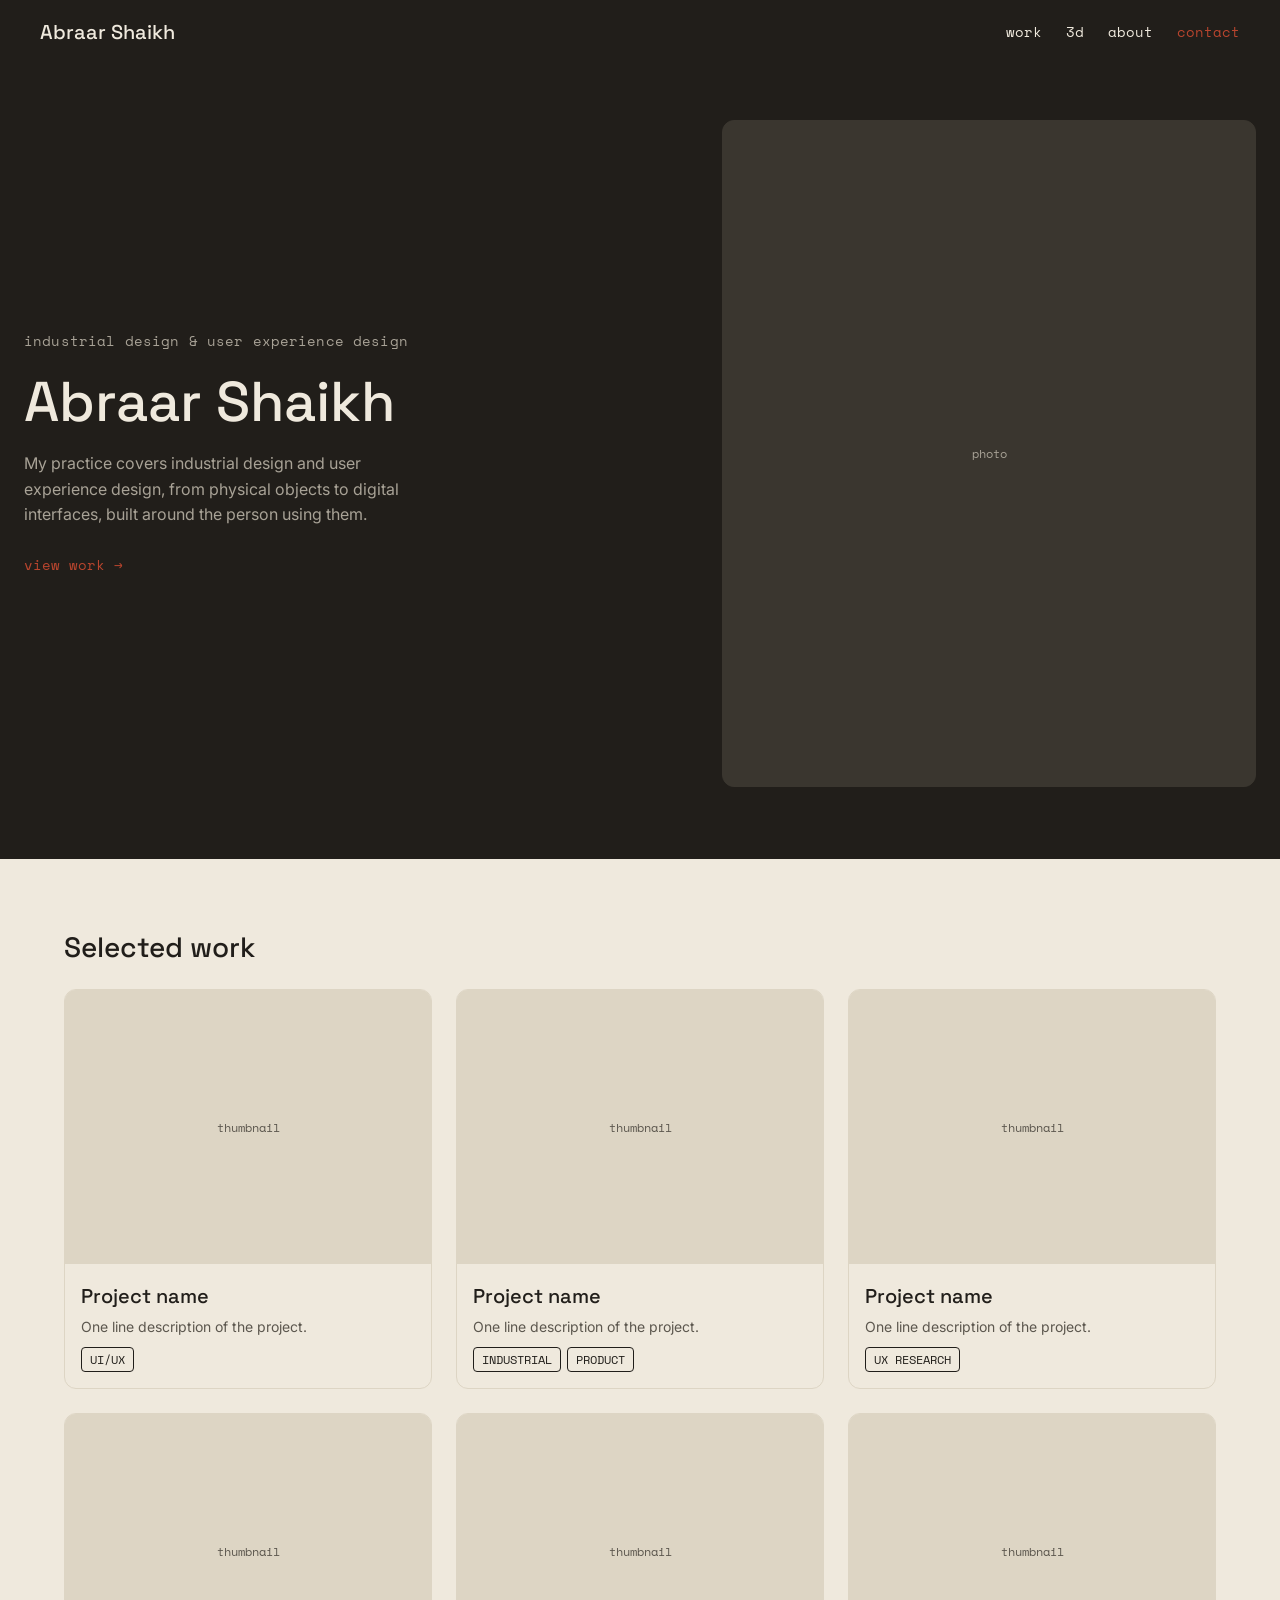
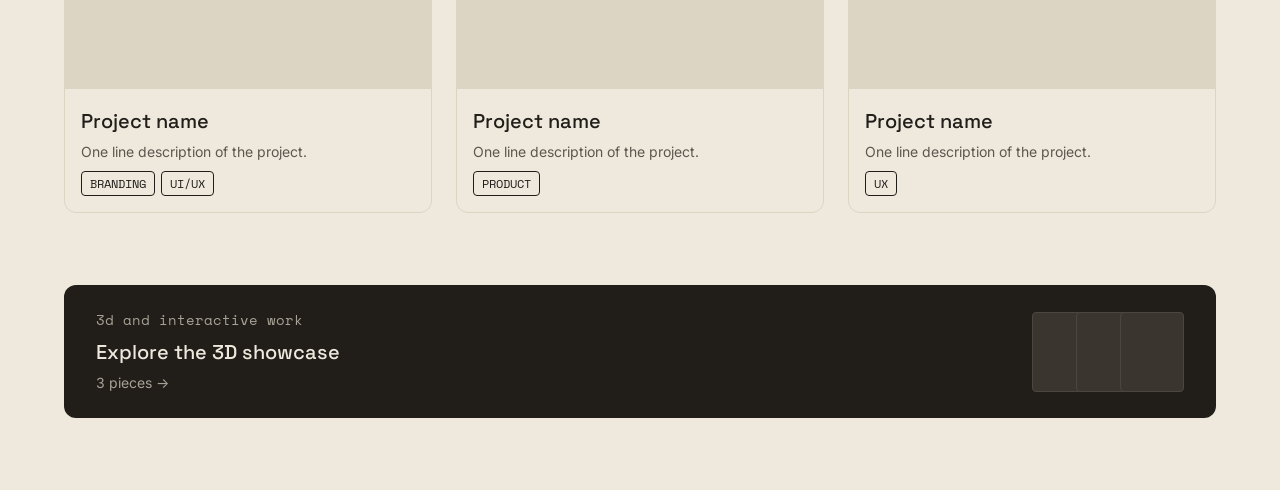
<file: index.html>
<!doctype html>
<html lang="en">
  <head>
    <meta charset="UTF-8" />
    <meta name="viewport" content="width=device-width, initial-scale=1.0" />
    <title>Shaikh — Industrial Design & UX</title>
    <link rel="stylesheet" href="assets/css/variables.css" />
    <link rel="stylesheet" href="assets/css/base.css" />
    <link rel="stylesheet" href="assets/css/layout.css" />
    <link rel="stylesheet" href="assets/css/components.css" />
  </head>
  <body>
    <nav class="site-nav">
      <div class="nav-inner">
        <a href="index.html" class="nav-logo">Abraar Shaikh</a>
        <div class="nav-links">
          <a href="#work" class="nav-link">work</a>
          <a href="3d-showcase.html" class="nav-link">3d</a>
          <a href="#about" class="nav-link">about</a>
          <a href="#contact" class="nav-link contact">contact</a>
        </div>
      </div>
    </nav>

    <header class="hero">
      <div class="hero-inner">
        <div class="hero-text">
          <p class="hero-eyebrow">
            industrial design &amp; user experience design
          </p>
          <h1 class="hero-name">Abraar Shaikh</h1>
          <p class="hero-statement">
            My practice covers industrial design and user experience design,
            from physical objects to digital interfaces, built around the person
            using them.
          </p>
          <a href="#work" class="hero-cta">view work &#8594;</a>
        </div>
        <div class="hero-photo">
          <span>photo</span>
        </div>
      </div>
    </header>

    <main class="container">
      <section id="work">
        <h2 class="section-heading">Selected work</h2>
        <div class="project-grid">
          <a href="projects/project-01.html" class="project-card">
            <div class="project-thumb"><span>thumbnail</span></div>
            <div class="project-body">
              <p class="project-title">Project name</p>
              <p class="project-desc">One line description of the project.</p>
              <div class="project-tags">
                <span class="tag">UI/UX</span>
              </div>
            </div>
          </a>

          <a href="projects/project-02.html" class="project-card">
            <div class="project-thumb"><span>thumbnail</span></div>
            <div class="project-body">
              <p class="project-title">Project name</p>
              <p class="project-desc">One line description of the project.</p>
              <div class="project-tags">
                <span class="tag">INDUSTRIAL</span>
                <span class="tag">PRODUCT</span>
              </div>
            </div>
          </a>

          <a href="projects/project-03.html" class="project-card">
            <div class="project-thumb"><span>thumbnail</span></div>
            <div class="project-body">
              <p class="project-title">Project name</p>
              <p class="project-desc">One line description of the project.</p>
              <div class="project-tags">
                <span class="tag">UX RESEARCH</span>
              </div>
            </div>
          </a>

          <a href="projects/project-04.html" class="project-card">
            <div class="project-thumb"><span>thumbnail</span></div>
            <div class="project-body">
              <p class="project-title">Project name</p>
              <p class="project-desc">One line description of the project.</p>
              <div class="project-tags">
                <span class="tag">BRANDING</span>
                <span class="tag">UI/UX</span>
              </div>
            </div>
          </a>

          <a href="projects/project-05.html" class="project-card">
            <div class="project-thumb"><span>thumbnail</span></div>
            <div class="project-body">
              <p class="project-title">Project name</p>
              <p class="project-desc">One line description of the project.</p>
              <div class="project-tags">
                <span class="tag">PRODUCT</span>
              </div>
            </div>
          </a>

          <a href="projects/project-06.html" class="project-card">
            <div class="project-thumb"><span>thumbnail</span></div>
            <div class="project-body">
              <p class="project-title">Project name</p>
              <p class="project-desc">One line description of the project.</p>
              <div class="project-tags">
                <span class="tag">UX</span>
              </div>
            </div>
          </a>
        </div>
      </section>

      <section id="3d">
        <a href="3d-showcase.html" class="showcase-teaser">
          <div>
            <p class="showcase-eyebrow">3d and interactive work</p>
            <p class="showcase-title">Explore the 3D showcase</p>
            <p class="showcase-count">
              3 pieces <span class="arrow">&#8594;</span>
            </p>
          </div>
          <div class="showcase-stack">
            <div class="showcase-thumb"></div>
            <div class="showcase-thumb"></div>
            <div class="showcase-thumb"></div>
          </div>
        </a>
      </section>
    </main>

    <script src="assets/js/main.js"></script>
  </body>
</html>
</file>
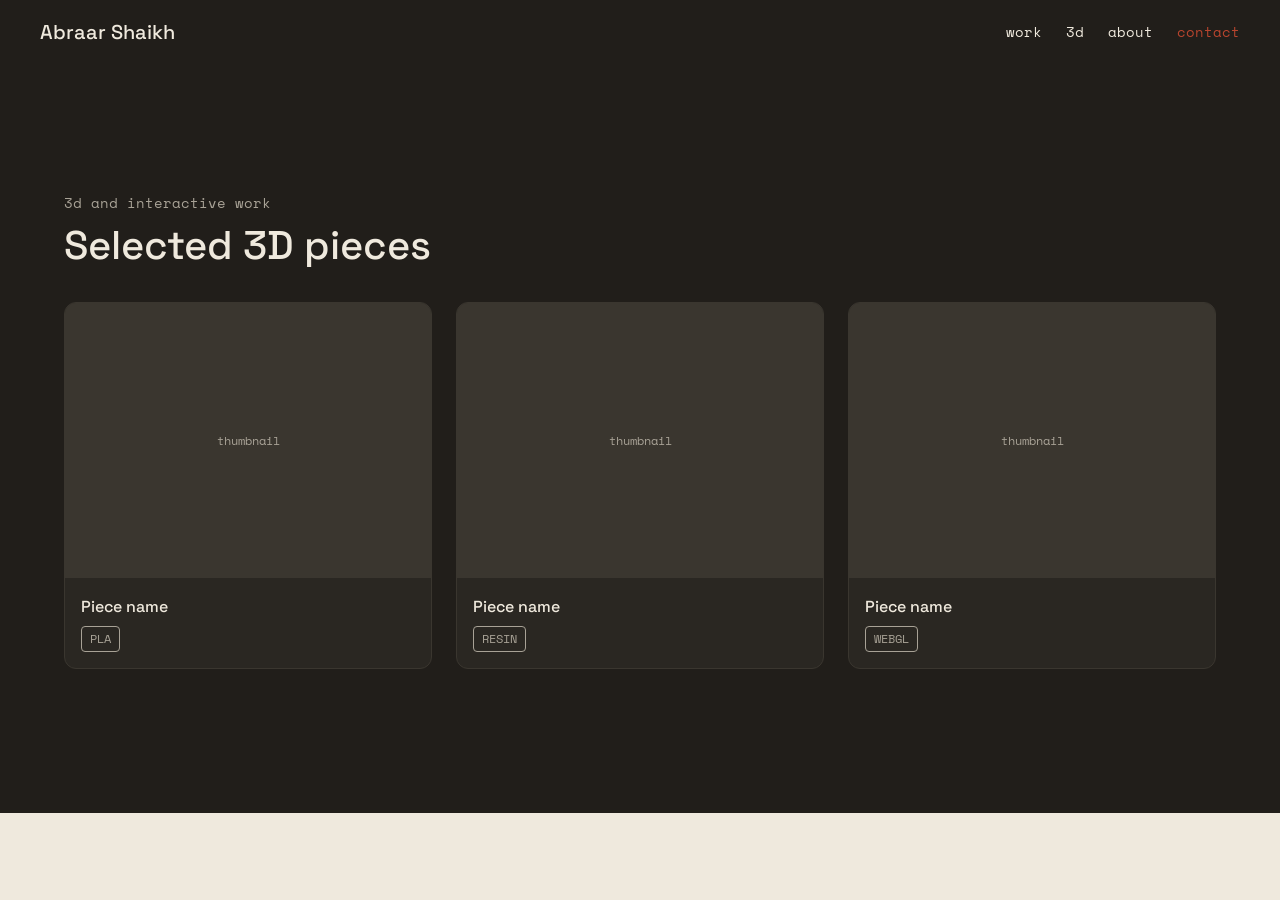
<file: 3d-showcase.html>
<!DOCTYPE html>
<html lang="en">
<head>
  <meta charset="UTF-8">
  <meta name="viewport" content="width=device-width, initial-scale=1.0">
  <title>3D Showcase — Abraar Shaikh</title>
  <link rel="stylesheet" href="assets/css/variables.css">
  <link rel="stylesheet" href="assets/css/base.css">
  <link rel="stylesheet" href="assets/css/layout.css">
  <link rel="stylesheet" href="assets/css/components.css">
  <link rel="stylesheet" href="assets/css/3d.css">
</head>
<body>

  <nav class="site-nav">
    <div class="nav-inner">
      <a href="index.html" class="nav-logo">Abraar Shaikh</a>
      <div class="nav-links">
        <a href="index.html#work" class="nav-link">work</a>
        <a href="3d-showcase.html" class="nav-link">3d</a>
        <a href="index.html#about" class="nav-link">about</a>
        <a href="index.html#contact" class="nav-link contact">contact</a>
      </div>
    </div>
  </nav>

  <header class="showcase-page-header">
    <div class="container">
      <p class="showcase-page-eyebrow">3d and interactive work</p>
      <h1 class="showcase-page-title">Selected 3D pieces</h1>

      <div class="showcase-grid">

        <a href="3d/piece-01.html" class="showcase-card">
          <div class="showcase-card-thumb"><span>thumbnail</span></div>
          <div class="showcase-card-body">
            <p class="showcase-card-title">Piece name</p>
            <span class="tag-inverse">PLA</span>
          </div>
        </a>

        <a href="3d/piece-02.html" class="showcase-card">
          <div class="showcase-card-thumb"><span>thumbnail</span></div>
          <div class="showcase-card-body">
            <p class="showcase-card-title">Piece name</p>
            <span class="tag-inverse">RESIN</span>
          </div>
        </a>

        <a href="3d/piece-03.html" class="showcase-card">
          <div class="showcase-card-thumb"><span>thumbnail</span></div>
          <div class="showcase-card-body">
            <p class="showcase-card-title">Piece name</p>
            <span class="tag-inverse">WEBGL</span>
          </div>
        </a>

      </div>
    </div>
  </header>

  <!--
    Room to grow: a future lighter section (e.g. "About the 3D work",
    process notes, etc.) can go here as a plain <section class="container">
    — the dark header above is self-contained and doesn't assume the
    whole page stays dark.
  -->

  <script src="assets/js/main.js"></script>
</body>
</html>
</file>
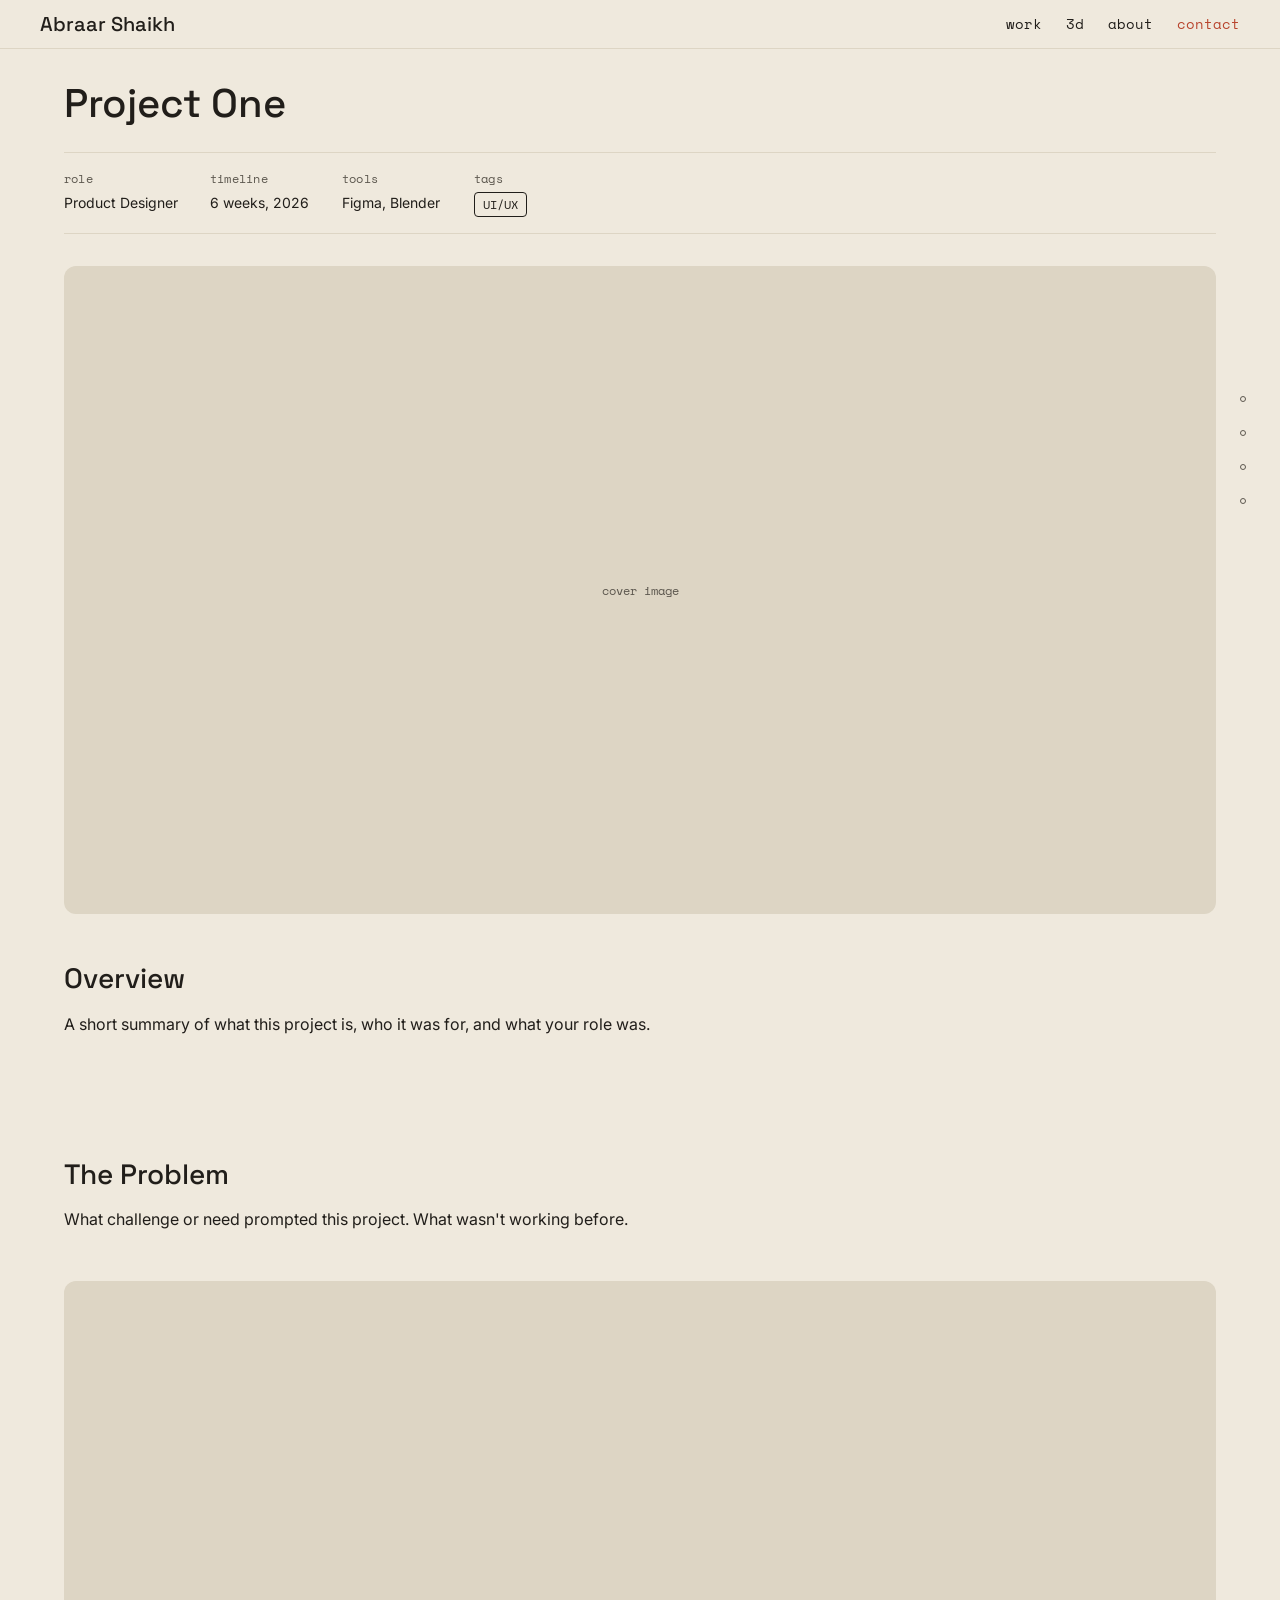
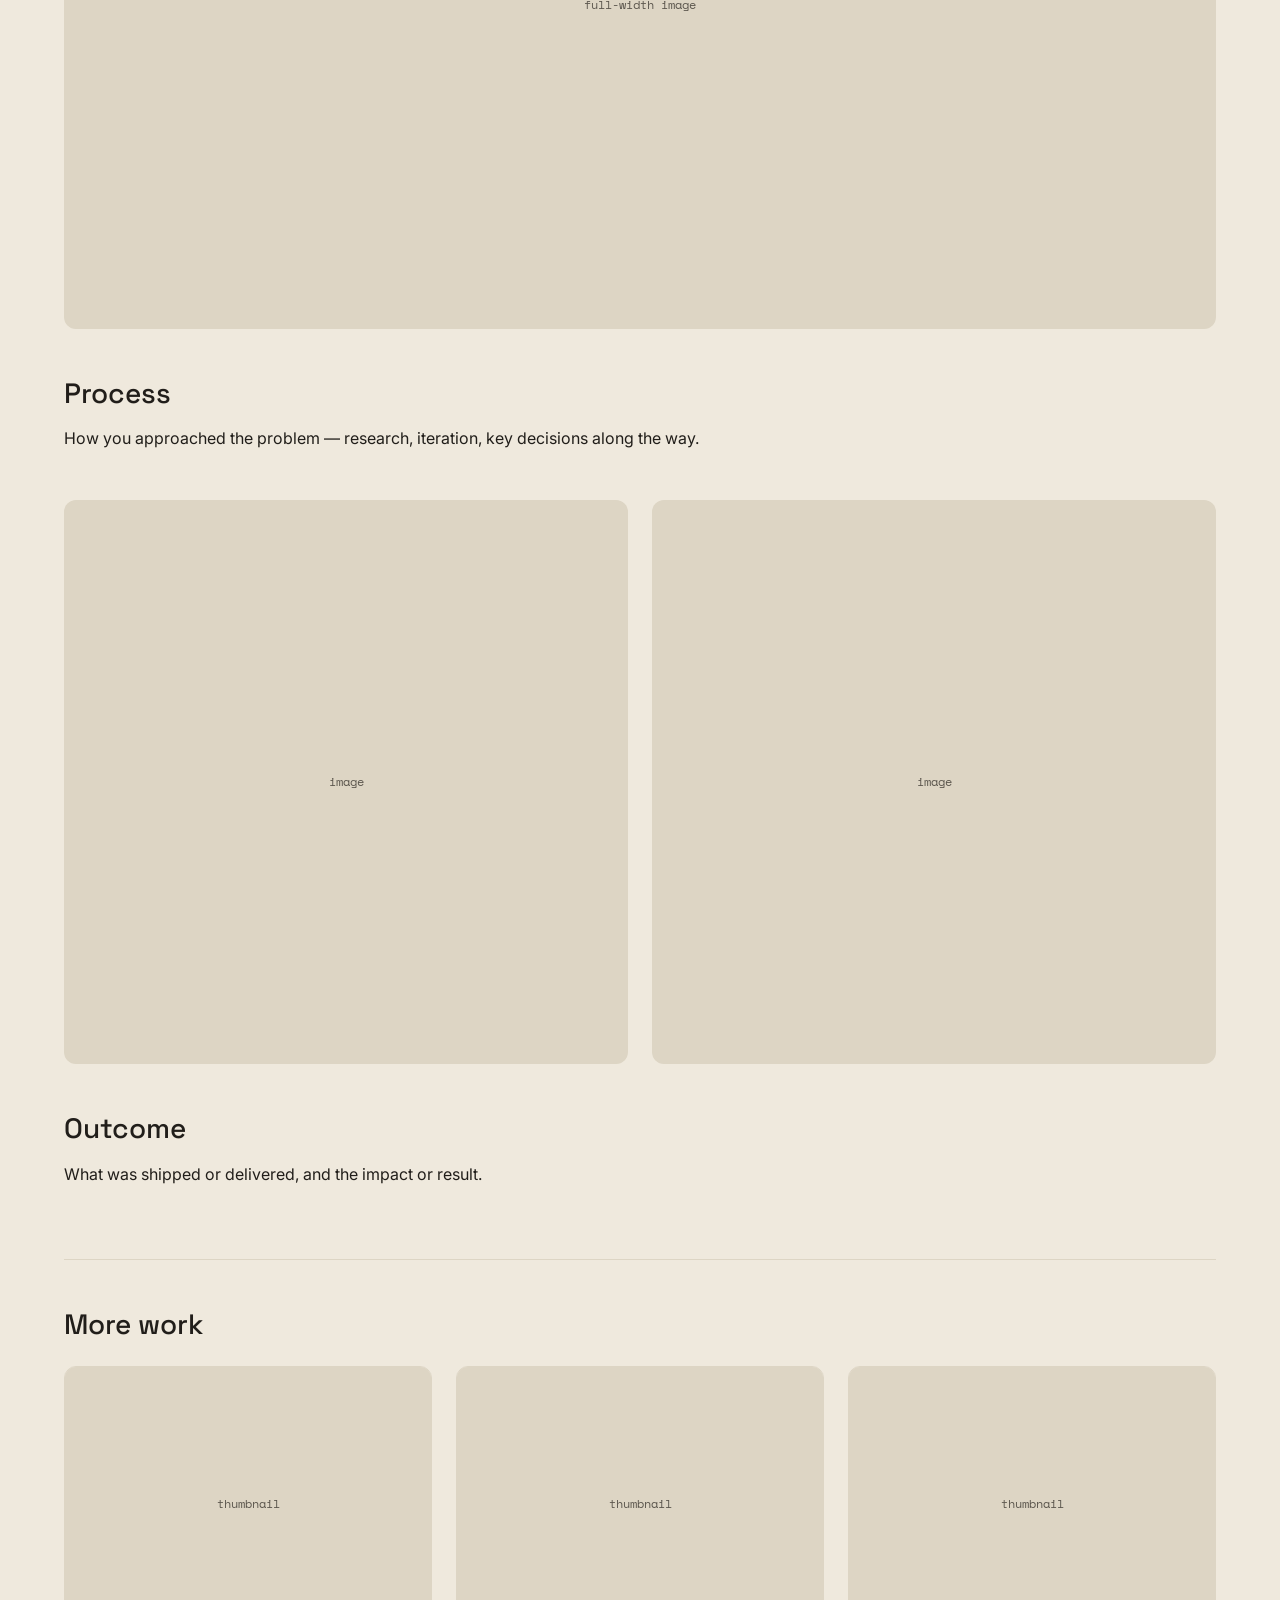
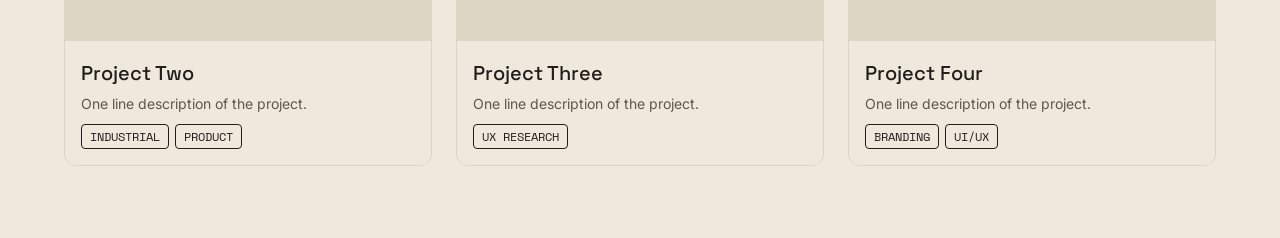
<file: projects/project-01.html>
<!DOCTYPE html>
<html lang="en">
<head>
  <meta charset="UTF-8">
  <meta name="viewport" content="width=device-width, initial-scale=1.0">
  <title>Project One — Abraar Shaikh</title>
  <link rel="stylesheet" href="../assets/css/variables.css">
  <link rel="stylesheet" href="../assets/css/base.css">
  <link rel="stylesheet" href="../assets/css/layout.css">
  <link rel="stylesheet" href="../assets/css/components.css">
  <link rel="stylesheet" href="../assets/css/project.css">
</head>
<body>

  <nav class="site-nav scrolled" data-static="true">
    <div class="nav-inner">
      <a href="../index.html" class="nav-logo">Abraar Shaikh</a>
      <div class="nav-links">
        <a href="../index.html#work" class="nav-link">work</a>
        <a href="../3d-showcase.html" class="nav-link">3d</a>
        <a href="../index.html#about" class="nav-link">about</a>
        <a href="../index.html#contact" class="nav-link contact">contact</a>
      </div>
    </div>
  </nav>

  <nav class="toc" id="toc" aria-label="Table of contents"></nav>

  <article class="container project-article">

    <header class="case-study-header">
      <h1 class="case-study-title">Project One</h1>

      <div class="meta-strip">
        <div class="meta-item">
          <p class="meta-label">role</p>
          <p class="meta-value">Product Designer</p>
        </div>
        <div class="meta-item">
          <p class="meta-label">timeline</p>
          <p class="meta-value">6 weeks, 2026</p>
        </div>
        <div class="meta-item">
          <p class="meta-label">tools</p>
          <p class="meta-value">Figma, Blender</p>
        </div>
        <div class="meta-item">
          <p class="meta-label">tags</p>
          <div class="project-tags">
            <span class="tag">UI/UX</span>
          </div>
        </div>
      </div>

      <div class="cover-image">
        <span>cover image</span>
      </div>
    </header>

    <!--
      SUGGESTED OUTLINE — add, remove, or rename sections per project.
      Keep each .case-study-section to one heading + paragraph(s) for
      the narrow text column; use .img-full or .img-row between
      sections for visual breaks.
    -->
    <div class="case-study-content">

      <section class="case-study-section">
        <h2>Overview</h2>
        <p>A short summary of what this project is, who it was for, and what your role was.</p>
      </section>

      <section class="case-study-section">
        <h2>The Problem</h2>
        <p>What challenge or need prompted this project. What wasn't working before.</p>
      </section>

      <div class="img-full">
        <span>full-width image</span>
      </div>

      <section class="case-study-section">
        <h2>Process</h2>
        <p>How you approached the problem — research, iteration, key decisions along the way.</p>
      </section>

      <div class="img-row">
        <div class="img-half"><span>image</span></div>
        <div class="img-half"><span>image</span></div>
      </div>

      <section class="case-study-section">
        <h2>Outcome</h2>
        <p>What was shipped or delivered, and the impact or result.</p>
      </section>

      <!-- Optional section — delete if not relevant to this project
      <section class="case-study-section">
        <h2>Reflection</h2>
        <p>What you learned, what you'd do differently.</p>
      </section>
      -->

    </div>

    <section class="more-work">
      <h2 class="section-heading">More work</h2>
      <div class="project-grid">

        <a href="project-02.html" class="project-card">
          <div class="project-thumb"><span>thumbnail</span></div>
          <div class="project-body">
            <p class="project-title">Project Two</p>
            <p class="project-desc">One line description of the project.</p>
            <div class="project-tags">
              <span class="tag">INDUSTRIAL</span>
              <span class="tag">PRODUCT</span>
            </div>
          </div>
        </a>

        <a href="project-03.html" class="project-card">
          <div class="project-thumb"><span>thumbnail</span></div>
          <div class="project-body">
            <p class="project-title">Project Three</p>
            <p class="project-desc">One line description of the project.</p>
            <div class="project-tags">
              <span class="tag">UX RESEARCH</span>
            </div>
          </div>
        </a>

        <a href="project-04.html" class="project-card">
          <div class="project-thumb"><span>thumbnail</span></div>
          <div class="project-body">
            <p class="project-title">Project Four</p>
            <p class="project-desc">One line description of the project.</p>
            <div class="project-tags">
              <span class="tag">BRANDING</span>
              <span class="tag">UI/UX</span>
            </div>
          </div>
        </a>

      </div>
    </section>

  </article>

  <script src="../assets/js/main.js"></script>
  <script src="../assets/js/toc.js"></script>
</body>
</html>
</file>
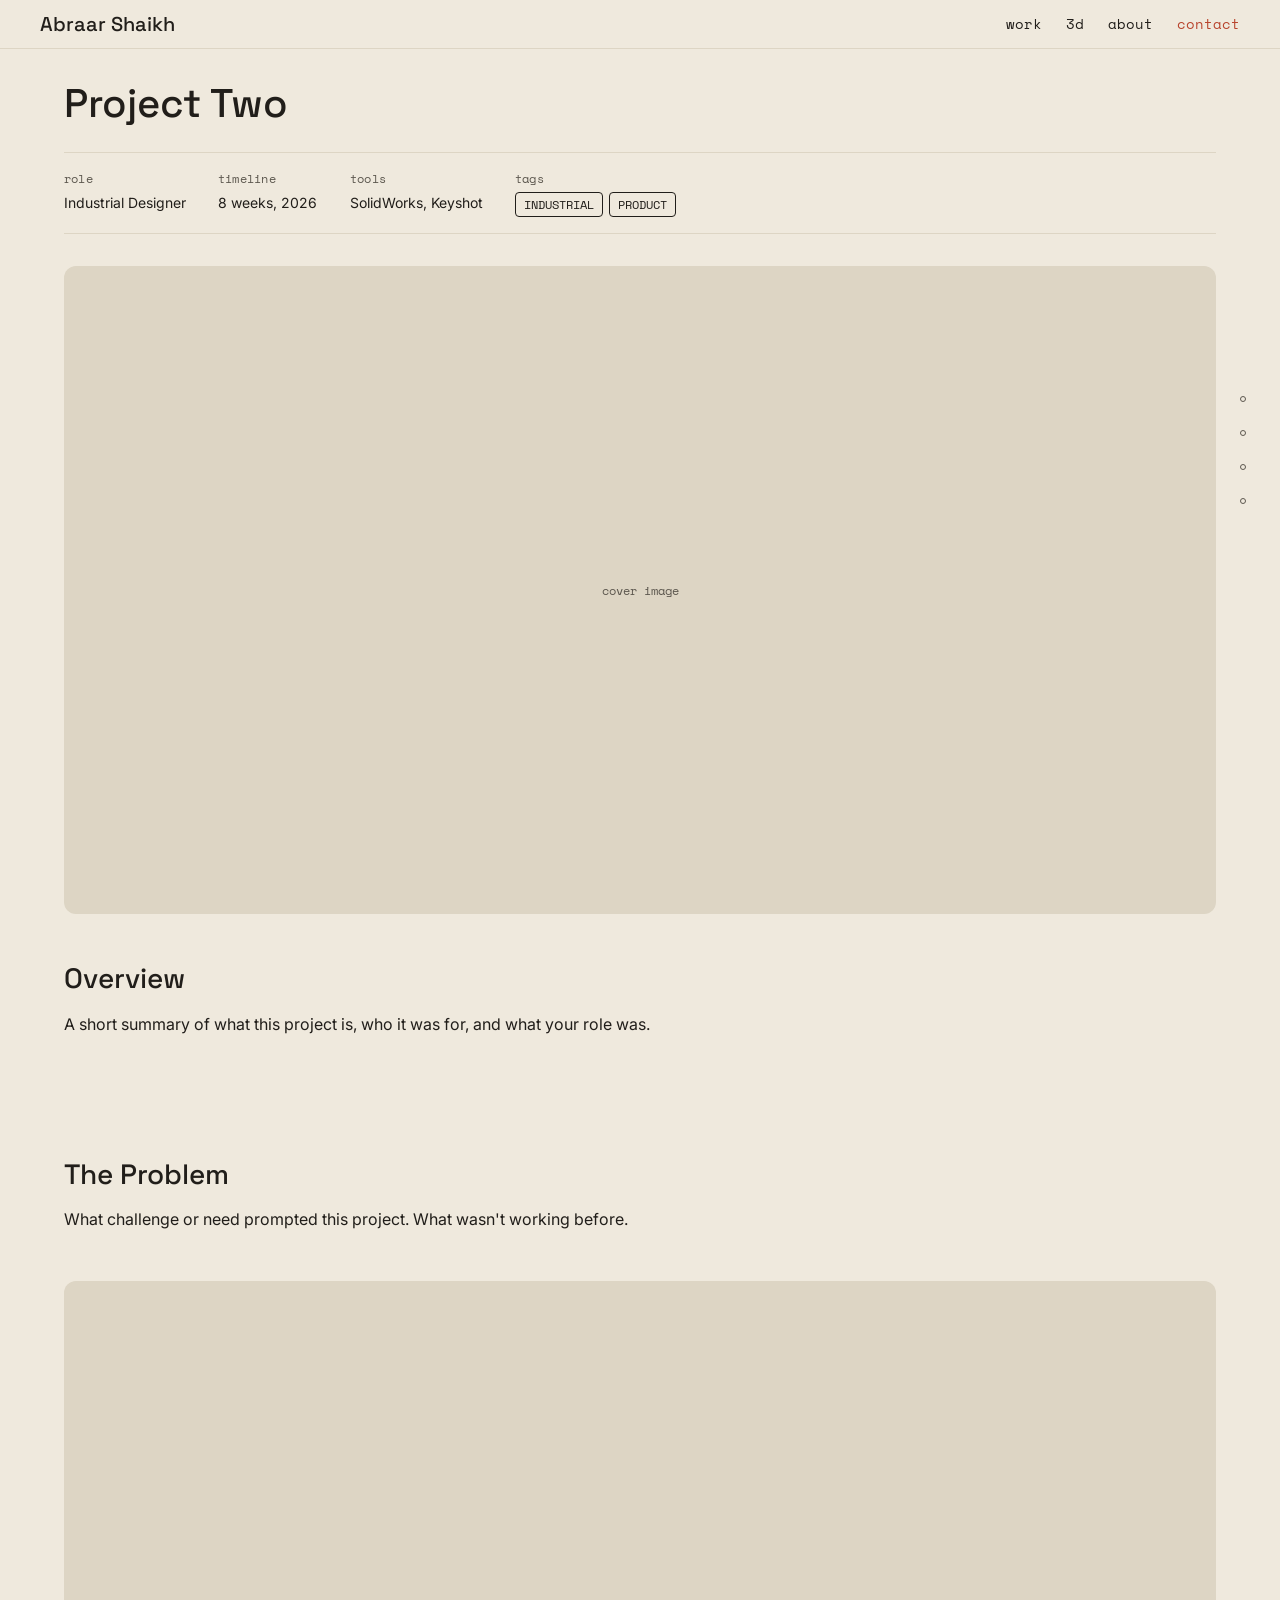
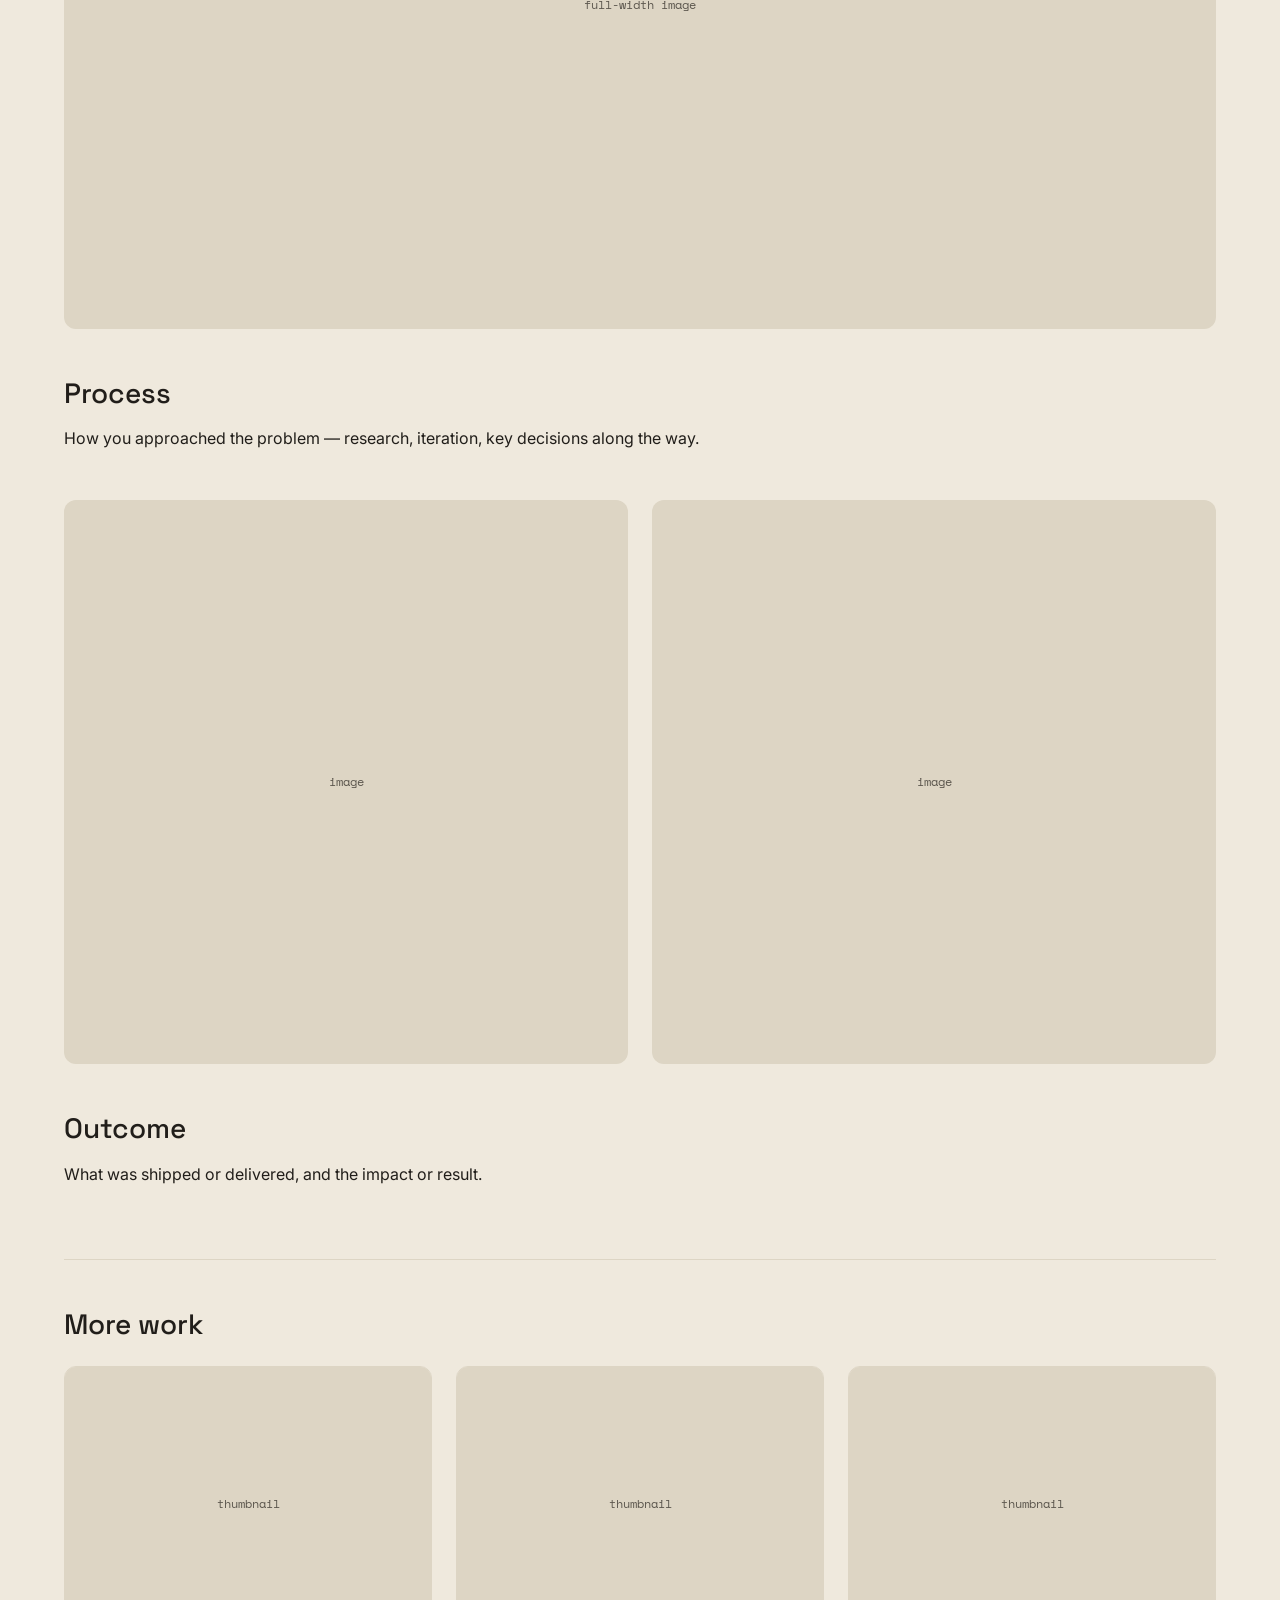
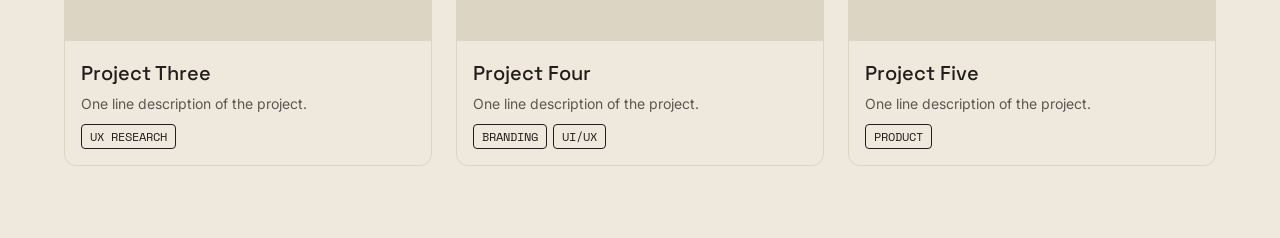
<file: projects/project-02.html>
<!DOCTYPE html>
<html lang="en">
<head>
  <meta charset="UTF-8">
  <meta name="viewport" content="width=device-width, initial-scale=1.0">
  <title>Project Two — Abraar Shaikh</title>
  <link rel="stylesheet" href="../assets/css/variables.css">
  <link rel="stylesheet" href="../assets/css/base.css">
  <link rel="stylesheet" href="../assets/css/layout.css">
  <link rel="stylesheet" href="../assets/css/components.css">
  <link rel="stylesheet" href="../assets/css/project.css">
</head>
<body>

  <nav class="site-nav scrolled" data-static="true">
    <div class="nav-inner">
      <a href="../index.html" class="nav-logo">Abraar Shaikh</a>
      <div class="nav-links">
        <a href="../index.html#work" class="nav-link">work</a>
        <a href="../3d-showcase.html" class="nav-link">3d</a>
        <a href="../index.html#about" class="nav-link">about</a>
        <a href="../index.html#contact" class="nav-link contact">contact</a>
      </div>
    </div>
  </nav>

  <nav class="toc" id="toc" aria-label="Table of contents"></nav>

  <article class="container project-article">

    <header class="case-study-header">
      <h1 class="case-study-title">Project Two</h1>

      <div class="meta-strip">
        <div class="meta-item">
          <p class="meta-label">role</p>
          <p class="meta-value">Industrial Designer</p>
        </div>
        <div class="meta-item">
          <p class="meta-label">timeline</p>
          <p class="meta-value">8 weeks, 2026</p>
        </div>
        <div class="meta-item">
          <p class="meta-label">tools</p>
          <p class="meta-value">SolidWorks, Keyshot</p>
        </div>
        <div class="meta-item">
          <p class="meta-label">tags</p>
          <div class="project-tags">
            <span class="tag">INDUSTRIAL</span>
              <span class="tag">PRODUCT</span>
          </div>
        </div>
      </div>

      <div class="cover-image">
        <span>cover image</span>
      </div>
    </header>

    <!--
      SUGGESTED OUTLINE — add, remove, or rename sections per project.
      Keep each .case-study-section to one heading + paragraph(s) for
      the narrow text column; use .img-full or .img-row between
      sections for visual breaks.
    -->
    <div class="case-study-content">

      <section class="case-study-section">
        <h2>Overview</h2>
        <p>A short summary of what this project is, who it was for, and what your role was.</p>
      </section>

      <section class="case-study-section">
        <h2>The Problem</h2>
        <p>What challenge or need prompted this project. What wasn't working before.</p>
      </section>

      <div class="img-full">
        <span>full-width image</span>
      </div>

      <section class="case-study-section">
        <h2>Process</h2>
        <p>How you approached the problem — research, iteration, key decisions along the way.</p>
      </section>

      <div class="img-row">
        <div class="img-half"><span>image</span></div>
        <div class="img-half"><span>image</span></div>
      </div>

      <section class="case-study-section">
        <h2>Outcome</h2>
        <p>What was shipped or delivered, and the impact or result.</p>
      </section>

      <!-- Optional section — delete if not relevant to this project
      <section class="case-study-section">
        <h2>Reflection</h2>
        <p>What you learned, what you'd do differently.</p>
      </section>
      -->

    </div>

    <section class="more-work">
      <h2 class="section-heading">More work</h2>
      <div class="project-grid">

        <a href="project-03.html" class="project-card">
          <div class="project-thumb"><span>thumbnail</span></div>
          <div class="project-body">
            <p class="project-title">Project Three</p>
            <p class="project-desc">One line description of the project.</p>
            <div class="project-tags">
              <span class="tag">UX RESEARCH</span>
            </div>
          </div>
        </a>

        <a href="project-04.html" class="project-card">
          <div class="project-thumb"><span>thumbnail</span></div>
          <div class="project-body">
            <p class="project-title">Project Four</p>
            <p class="project-desc">One line description of the project.</p>
            <div class="project-tags">
              <span class="tag">BRANDING</span>
              <span class="tag">UI/UX</span>
            </div>
          </div>
        </a>

        <a href="project-05.html" class="project-card">
          <div class="project-thumb"><span>thumbnail</span></div>
          <div class="project-body">
            <p class="project-title">Project Five</p>
            <p class="project-desc">One line description of the project.</p>
            <div class="project-tags">
              <span class="tag">PRODUCT</span>
            </div>
          </div>
        </a>

      </div>
    </section>

  </article>

  <script src="../assets/js/main.js"></script>
  <script src="../assets/js/toc.js"></script>
</body>
</html>
</file>
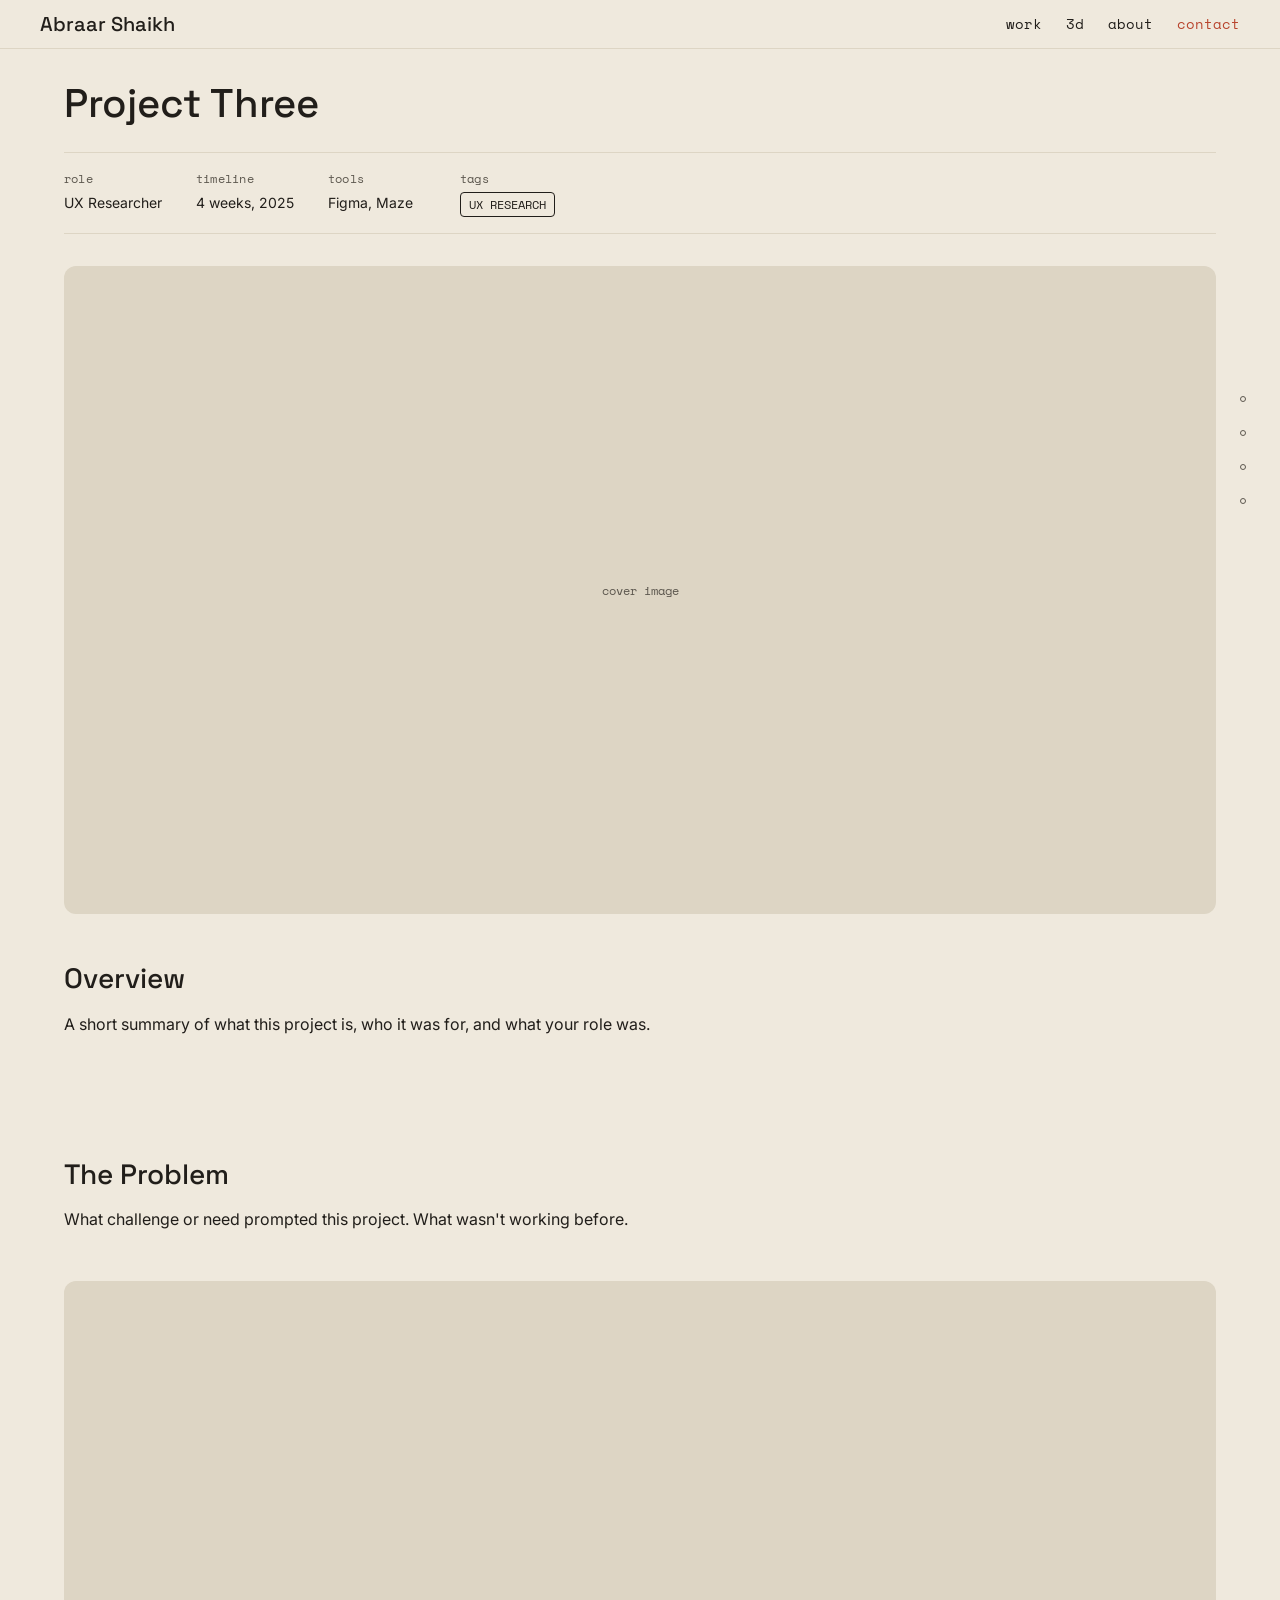
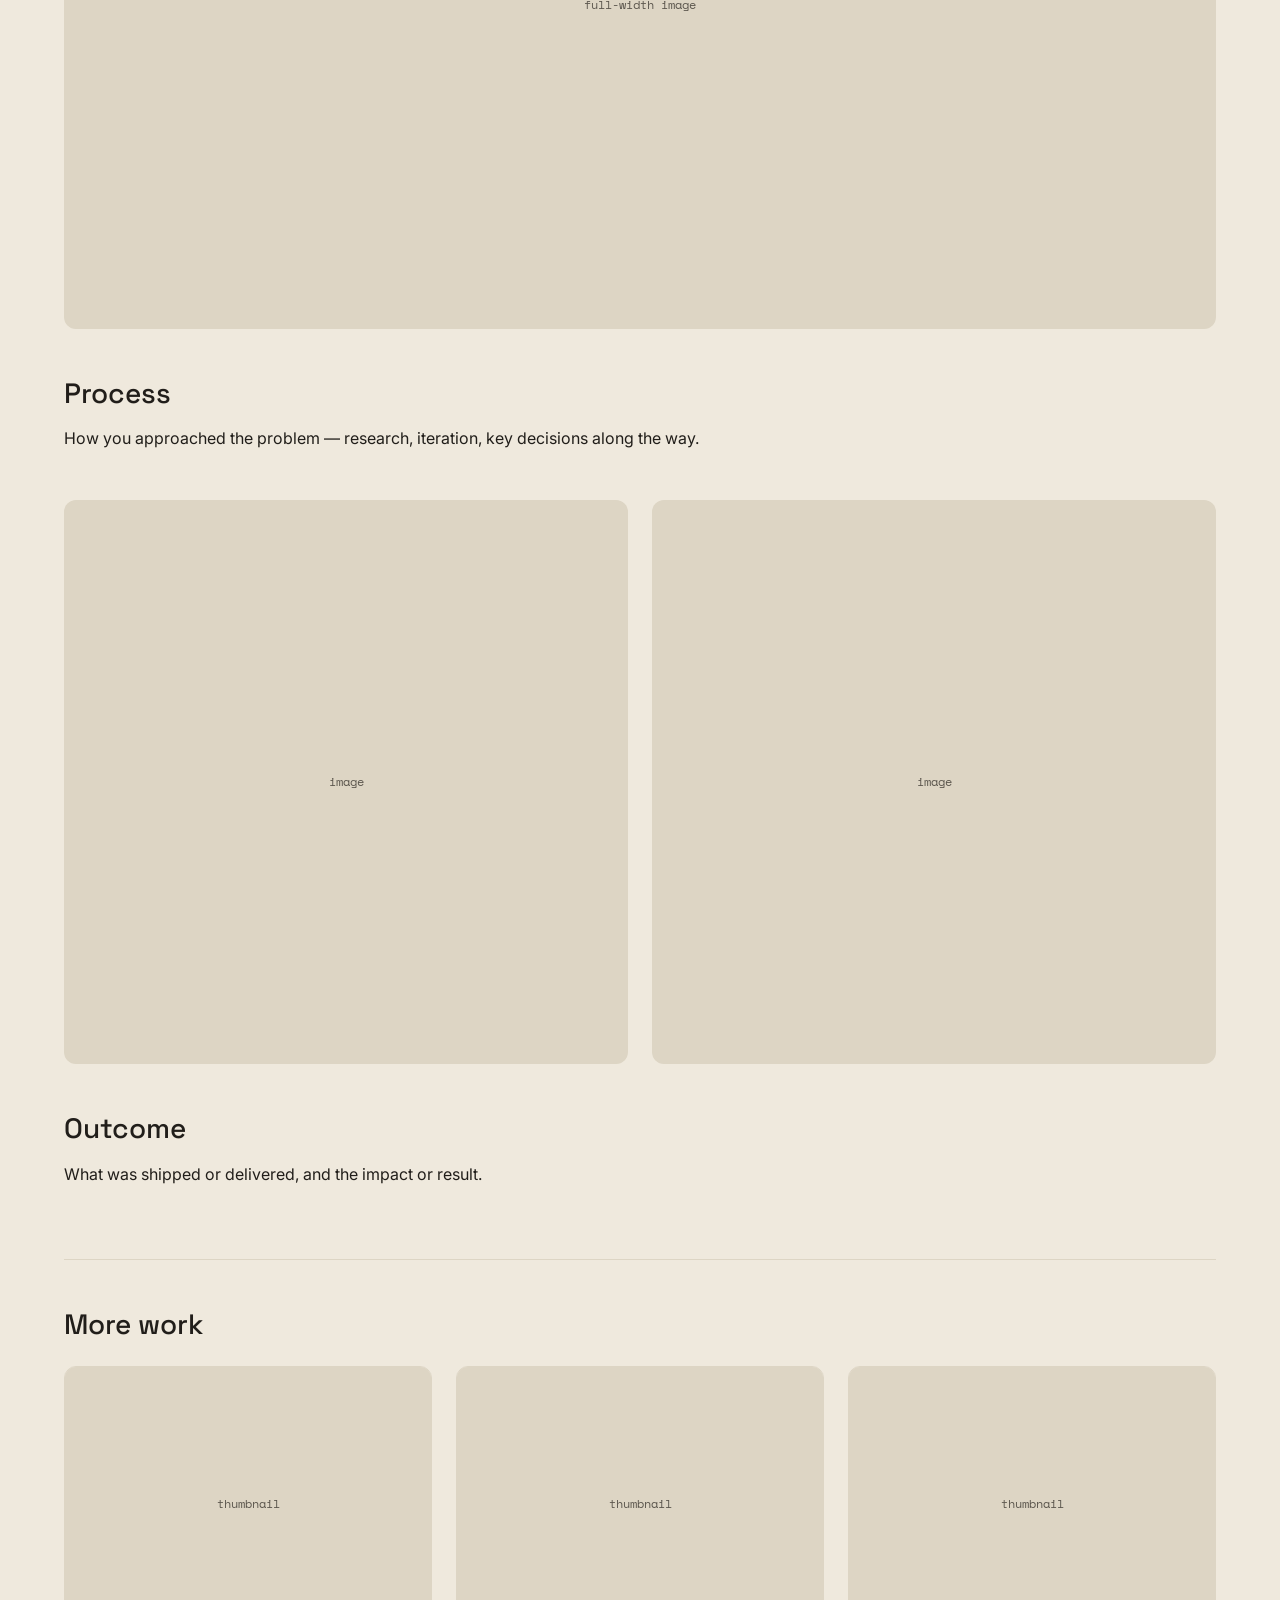
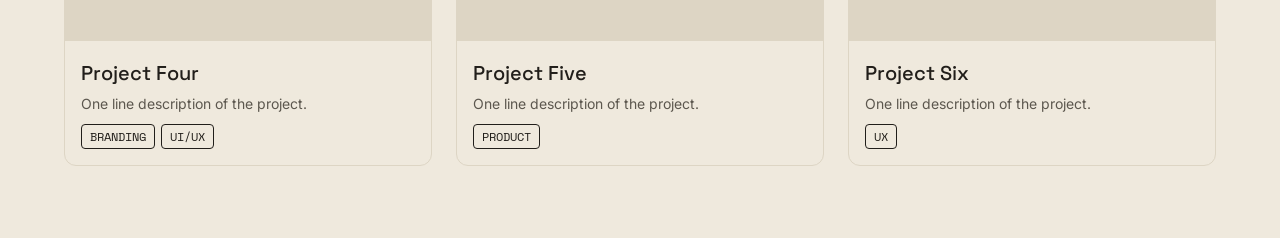
<file: projects/project-03.html>
<!DOCTYPE html>
<html lang="en">
<head>
  <meta charset="UTF-8">
  <meta name="viewport" content="width=device-width, initial-scale=1.0">
  <title>Project Three — Abraar Shaikh</title>
  <link rel="stylesheet" href="../assets/css/variables.css">
  <link rel="stylesheet" href="../assets/css/base.css">
  <link rel="stylesheet" href="../assets/css/layout.css">
  <link rel="stylesheet" href="../assets/css/components.css">
  <link rel="stylesheet" href="../assets/css/project.css">
</head>
<body>

  <nav class="site-nav scrolled" data-static="true">
    <div class="nav-inner">
      <a href="../index.html" class="nav-logo">Abraar Shaikh</a>
      <div class="nav-links">
        <a href="../index.html#work" class="nav-link">work</a>
        <a href="../3d-showcase.html" class="nav-link">3d</a>
        <a href="../index.html#about" class="nav-link">about</a>
        <a href="../index.html#contact" class="nav-link contact">contact</a>
      </div>
    </div>
  </nav>

  <nav class="toc" id="toc" aria-label="Table of contents"></nav>

  <article class="container project-article">

    <header class="case-study-header">
      <h1 class="case-study-title">Project Three</h1>

      <div class="meta-strip">
        <div class="meta-item">
          <p class="meta-label">role</p>
          <p class="meta-value">UX Researcher</p>
        </div>
        <div class="meta-item">
          <p class="meta-label">timeline</p>
          <p class="meta-value">4 weeks, 2025</p>
        </div>
        <div class="meta-item">
          <p class="meta-label">tools</p>
          <p class="meta-value">Figma, Maze</p>
        </div>
        <div class="meta-item">
          <p class="meta-label">tags</p>
          <div class="project-tags">
            <span class="tag">UX RESEARCH</span>
          </div>
        </div>
      </div>

      <div class="cover-image">
        <span>cover image</span>
      </div>
    </header>

    <!--
      SUGGESTED OUTLINE — add, remove, or rename sections per project.
      Keep each .case-study-section to one heading + paragraph(s) for
      the narrow text column; use .img-full or .img-row between
      sections for visual breaks.
    -->
    <div class="case-study-content">

      <section class="case-study-section">
        <h2>Overview</h2>
        <p>A short summary of what this project is, who it was for, and what your role was.</p>
      </section>

      <section class="case-study-section">
        <h2>The Problem</h2>
        <p>What challenge or need prompted this project. What wasn't working before.</p>
      </section>

      <div class="img-full">
        <span>full-width image</span>
      </div>

      <section class="case-study-section">
        <h2>Process</h2>
        <p>How you approached the problem — research, iteration, key decisions along the way.</p>
      </section>

      <div class="img-row">
        <div class="img-half"><span>image</span></div>
        <div class="img-half"><span>image</span></div>
      </div>

      <section class="case-study-section">
        <h2>Outcome</h2>
        <p>What was shipped or delivered, and the impact or result.</p>
      </section>

      <!-- Optional section — delete if not relevant to this project
      <section class="case-study-section">
        <h2>Reflection</h2>
        <p>What you learned, what you'd do differently.</p>
      </section>
      -->

    </div>

    <section class="more-work">
      <h2 class="section-heading">More work</h2>
      <div class="project-grid">

        <a href="project-04.html" class="project-card">
          <div class="project-thumb"><span>thumbnail</span></div>
          <div class="project-body">
            <p class="project-title">Project Four</p>
            <p class="project-desc">One line description of the project.</p>
            <div class="project-tags">
              <span class="tag">BRANDING</span>
              <span class="tag">UI/UX</span>
            </div>
          </div>
        </a>

        <a href="project-05.html" class="project-card">
          <div class="project-thumb"><span>thumbnail</span></div>
          <div class="project-body">
            <p class="project-title">Project Five</p>
            <p class="project-desc">One line description of the project.</p>
            <div class="project-tags">
              <span class="tag">PRODUCT</span>
            </div>
          </div>
        </a>

        <a href="project-06.html" class="project-card">
          <div class="project-thumb"><span>thumbnail</span></div>
          <div class="project-body">
            <p class="project-title">Project Six</p>
            <p class="project-desc">One line description of the project.</p>
            <div class="project-tags">
              <span class="tag">UX</span>
            </div>
          </div>
        </a>

      </div>
    </section>

  </article>

  <script src="../assets/js/main.js"></script>
  <script src="../assets/js/toc.js"></script>
</body>
</html>
</file>
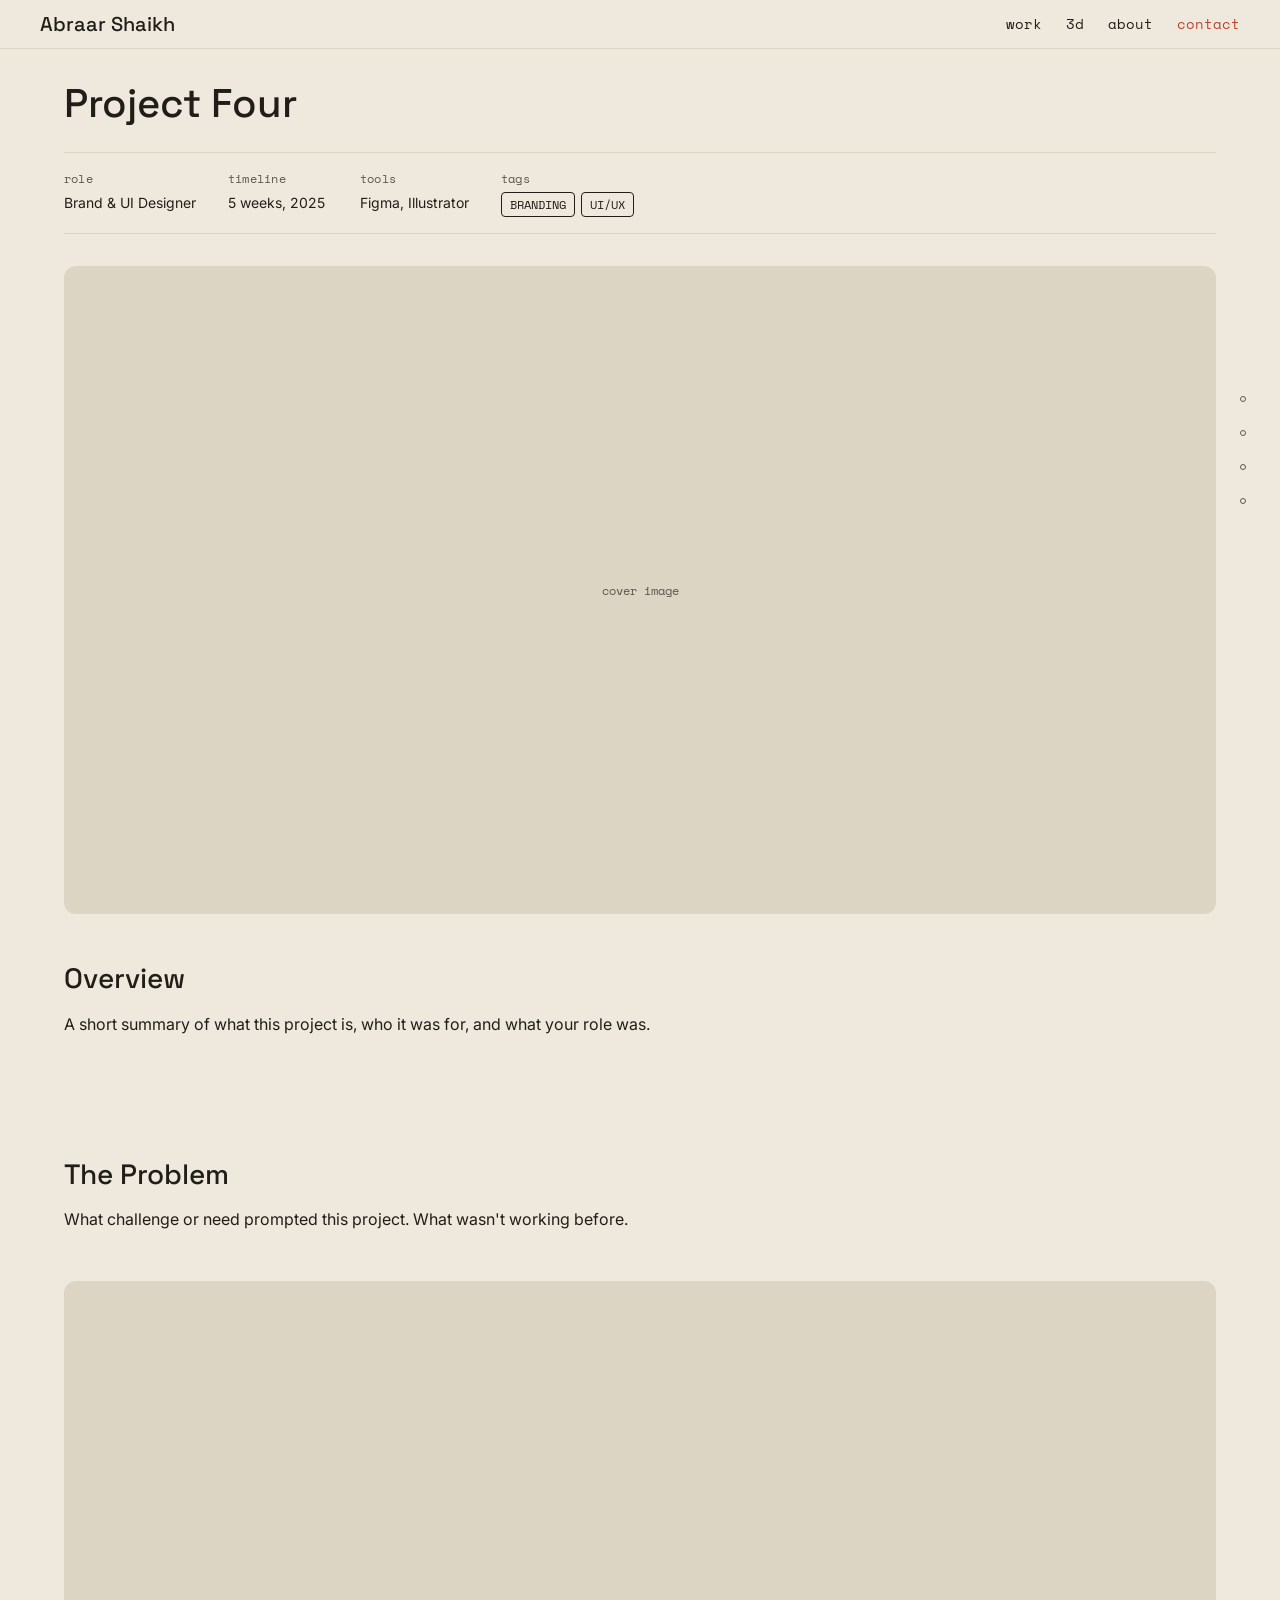
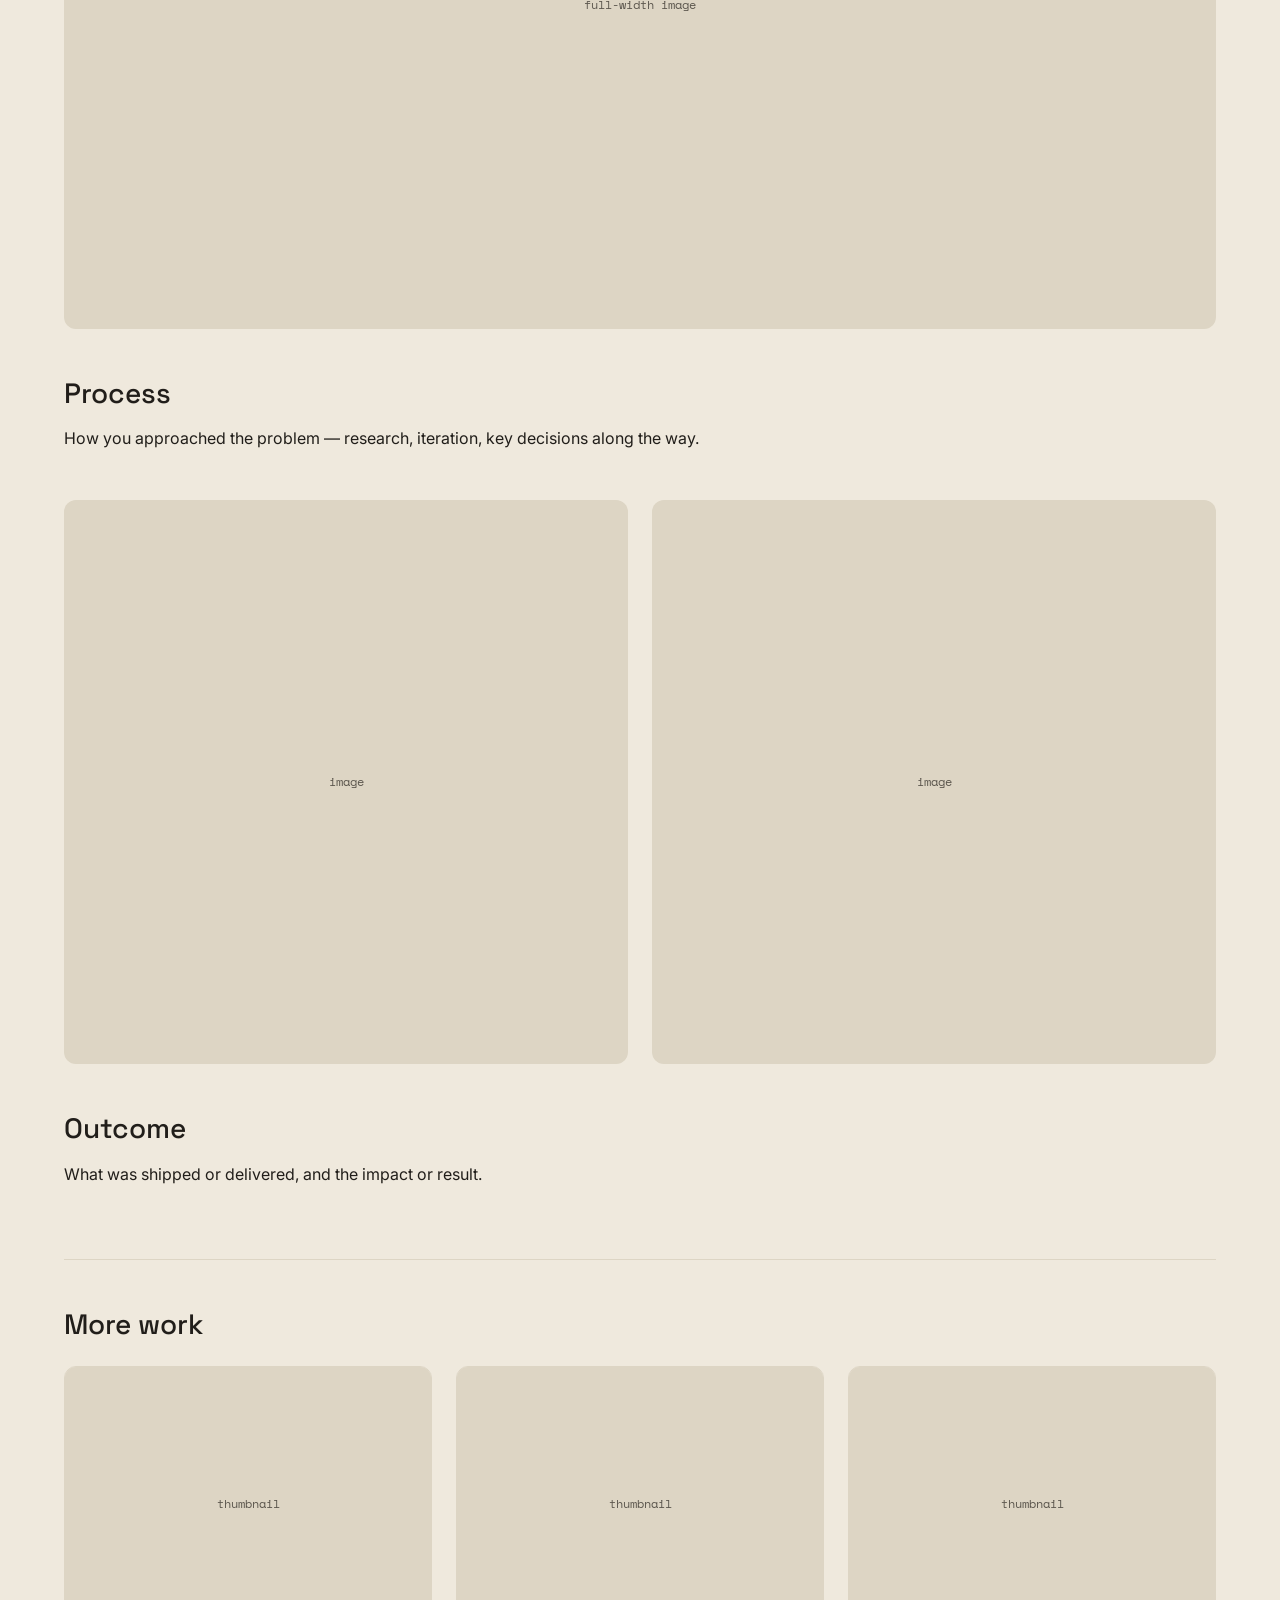
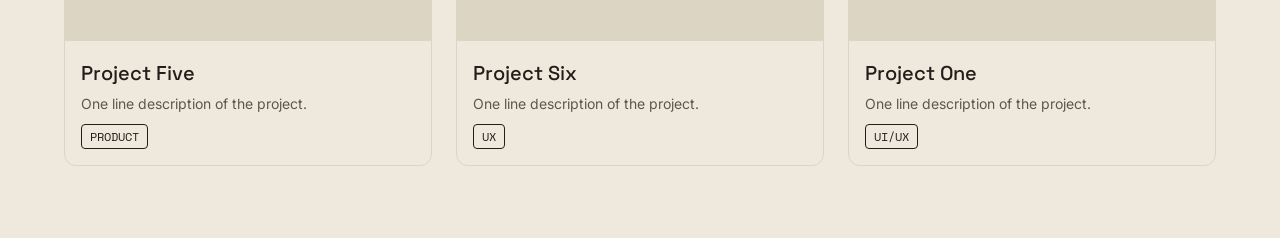
<file: projects/project-04.html>
<!DOCTYPE html>
<html lang="en">
<head>
  <meta charset="UTF-8">
  <meta name="viewport" content="width=device-width, initial-scale=1.0">
  <title>Project Four — Abraar Shaikh</title>
  <link rel="stylesheet" href="../assets/css/variables.css">
  <link rel="stylesheet" href="../assets/css/base.css">
  <link rel="stylesheet" href="../assets/css/layout.css">
  <link rel="stylesheet" href="../assets/css/components.css">
  <link rel="stylesheet" href="../assets/css/project.css">
</head>
<body>

  <nav class="site-nav scrolled" data-static="true">
    <div class="nav-inner">
      <a href="../index.html" class="nav-logo">Abraar Shaikh</a>
      <div class="nav-links">
        <a href="../index.html#work" class="nav-link">work</a>
        <a href="../3d-showcase.html" class="nav-link">3d</a>
        <a href="../index.html#about" class="nav-link">about</a>
        <a href="../index.html#contact" class="nav-link contact">contact</a>
      </div>
    </div>
  </nav>

  <nav class="toc" id="toc" aria-label="Table of contents"></nav>

  <article class="container project-article">

    <header class="case-study-header">
      <h1 class="case-study-title">Project Four</h1>

      <div class="meta-strip">
        <div class="meta-item">
          <p class="meta-label">role</p>
          <p class="meta-value">Brand & UI Designer</p>
        </div>
        <div class="meta-item">
          <p class="meta-label">timeline</p>
          <p class="meta-value">5 weeks, 2025</p>
        </div>
        <div class="meta-item">
          <p class="meta-label">tools</p>
          <p class="meta-value">Figma, Illustrator</p>
        </div>
        <div class="meta-item">
          <p class="meta-label">tags</p>
          <div class="project-tags">
            <span class="tag">BRANDING</span>
              <span class="tag">UI/UX</span>
          </div>
        </div>
      </div>

      <div class="cover-image">
        <span>cover image</span>
      </div>
    </header>

    <!--
      SUGGESTED OUTLINE — add, remove, or rename sections per project.
      Keep each .case-study-section to one heading + paragraph(s) for
      the narrow text column; use .img-full or .img-row between
      sections for visual breaks.
    -->
    <div class="case-study-content">

      <section class="case-study-section">
        <h2>Overview</h2>
        <p>A short summary of what this project is, who it was for, and what your role was.</p>
      </section>

      <section class="case-study-section">
        <h2>The Problem</h2>
        <p>What challenge or need prompted this project. What wasn't working before.</p>
      </section>

      <div class="img-full">
        <span>full-width image</span>
      </div>

      <section class="case-study-section">
        <h2>Process</h2>
        <p>How you approached the problem — research, iteration, key decisions along the way.</p>
      </section>

      <div class="img-row">
        <div class="img-half"><span>image</span></div>
        <div class="img-half"><span>image</span></div>
      </div>

      <section class="case-study-section">
        <h2>Outcome</h2>
        <p>What was shipped or delivered, and the impact or result.</p>
      </section>

      <!-- Optional section — delete if not relevant to this project
      <section class="case-study-section">
        <h2>Reflection</h2>
        <p>What you learned, what you'd do differently.</p>
      </section>
      -->

    </div>

    <section class="more-work">
      <h2 class="section-heading">More work</h2>
      <div class="project-grid">

        <a href="project-05.html" class="project-card">
          <div class="project-thumb"><span>thumbnail</span></div>
          <div class="project-body">
            <p class="project-title">Project Five</p>
            <p class="project-desc">One line description of the project.</p>
            <div class="project-tags">
              <span class="tag">PRODUCT</span>
            </div>
          </div>
        </a>

        <a href="project-06.html" class="project-card">
          <div class="project-thumb"><span>thumbnail</span></div>
          <div class="project-body">
            <p class="project-title">Project Six</p>
            <p class="project-desc">One line description of the project.</p>
            <div class="project-tags">
              <span class="tag">UX</span>
            </div>
          </div>
        </a>

        <a href="project-01.html" class="project-card">
          <div class="project-thumb"><span>thumbnail</span></div>
          <div class="project-body">
            <p class="project-title">Project One</p>
            <p class="project-desc">One line description of the project.</p>
            <div class="project-tags">
              <span class="tag">UI/UX</span>
            </div>
          </div>
        </a>

      </div>
    </section>

  </article>

  <script src="../assets/js/main.js"></script>
  <script src="../assets/js/toc.js"></script>
</body>
</html>
</file>
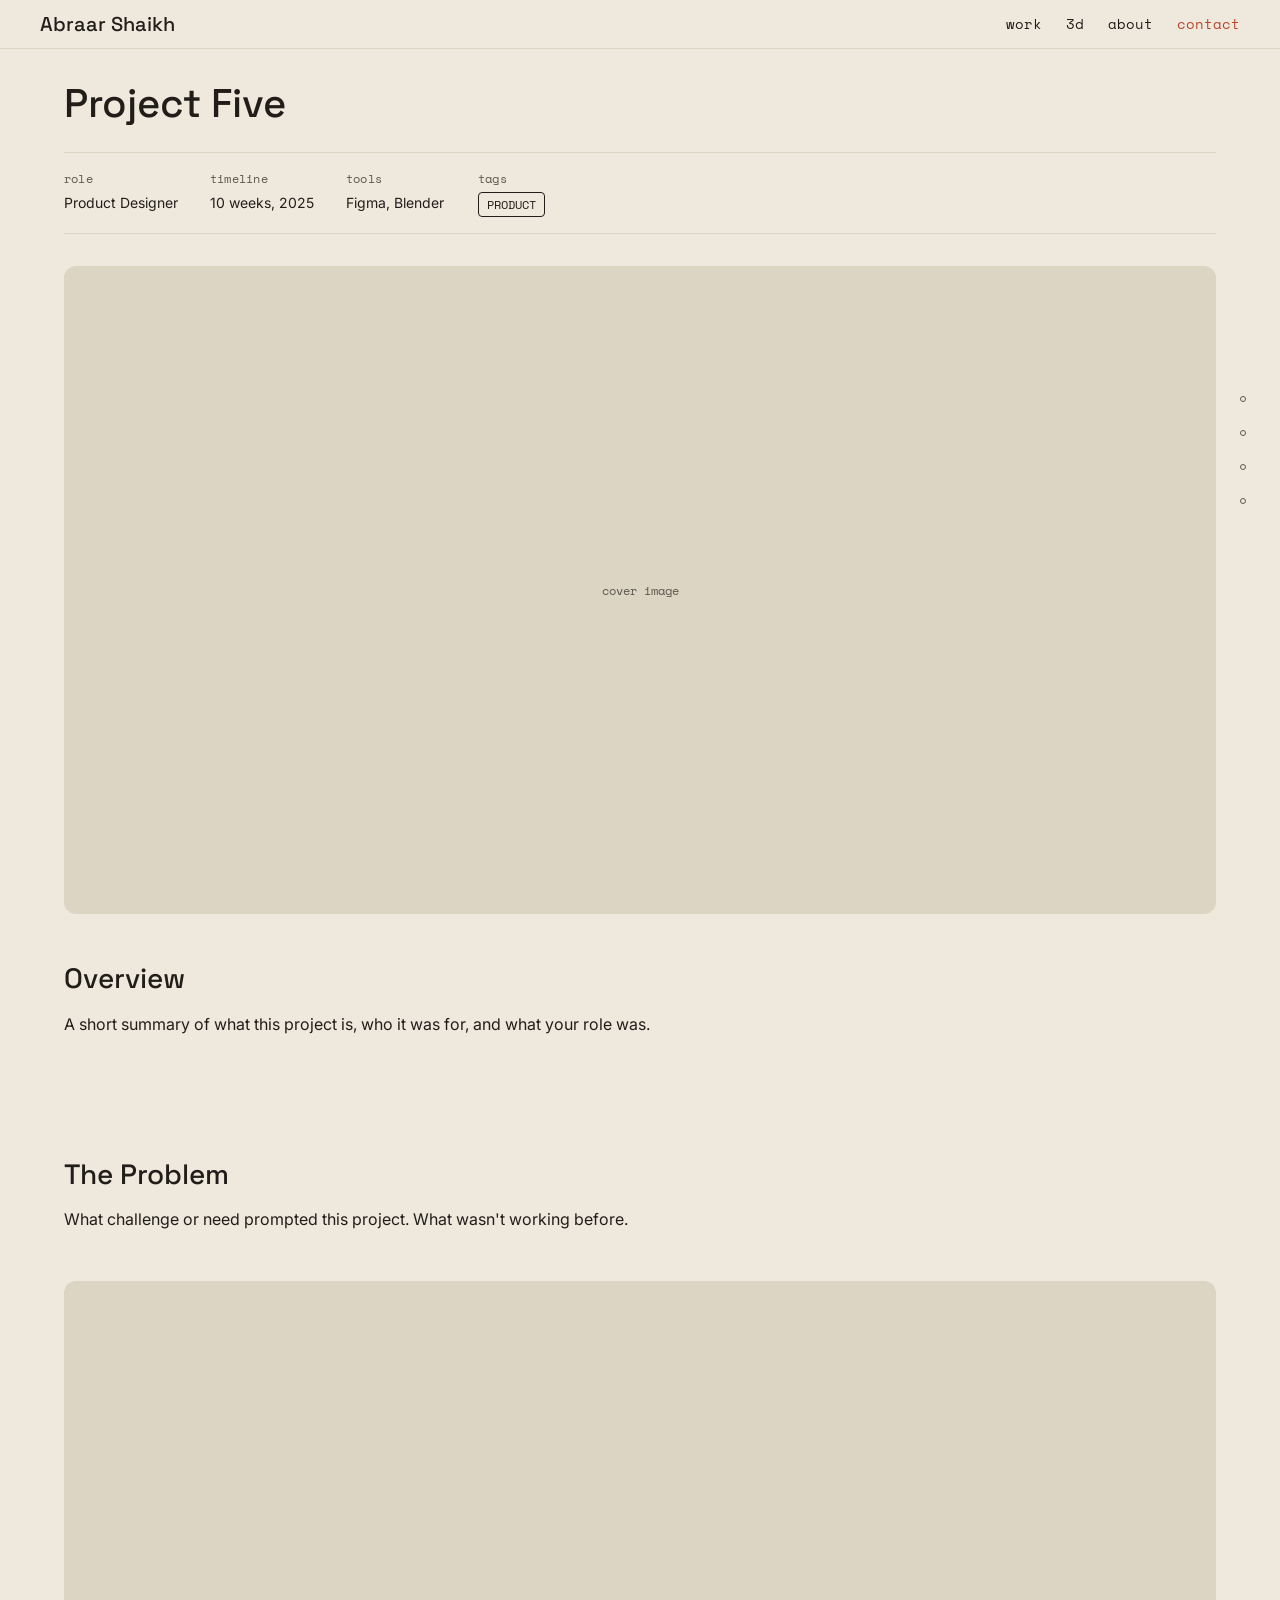
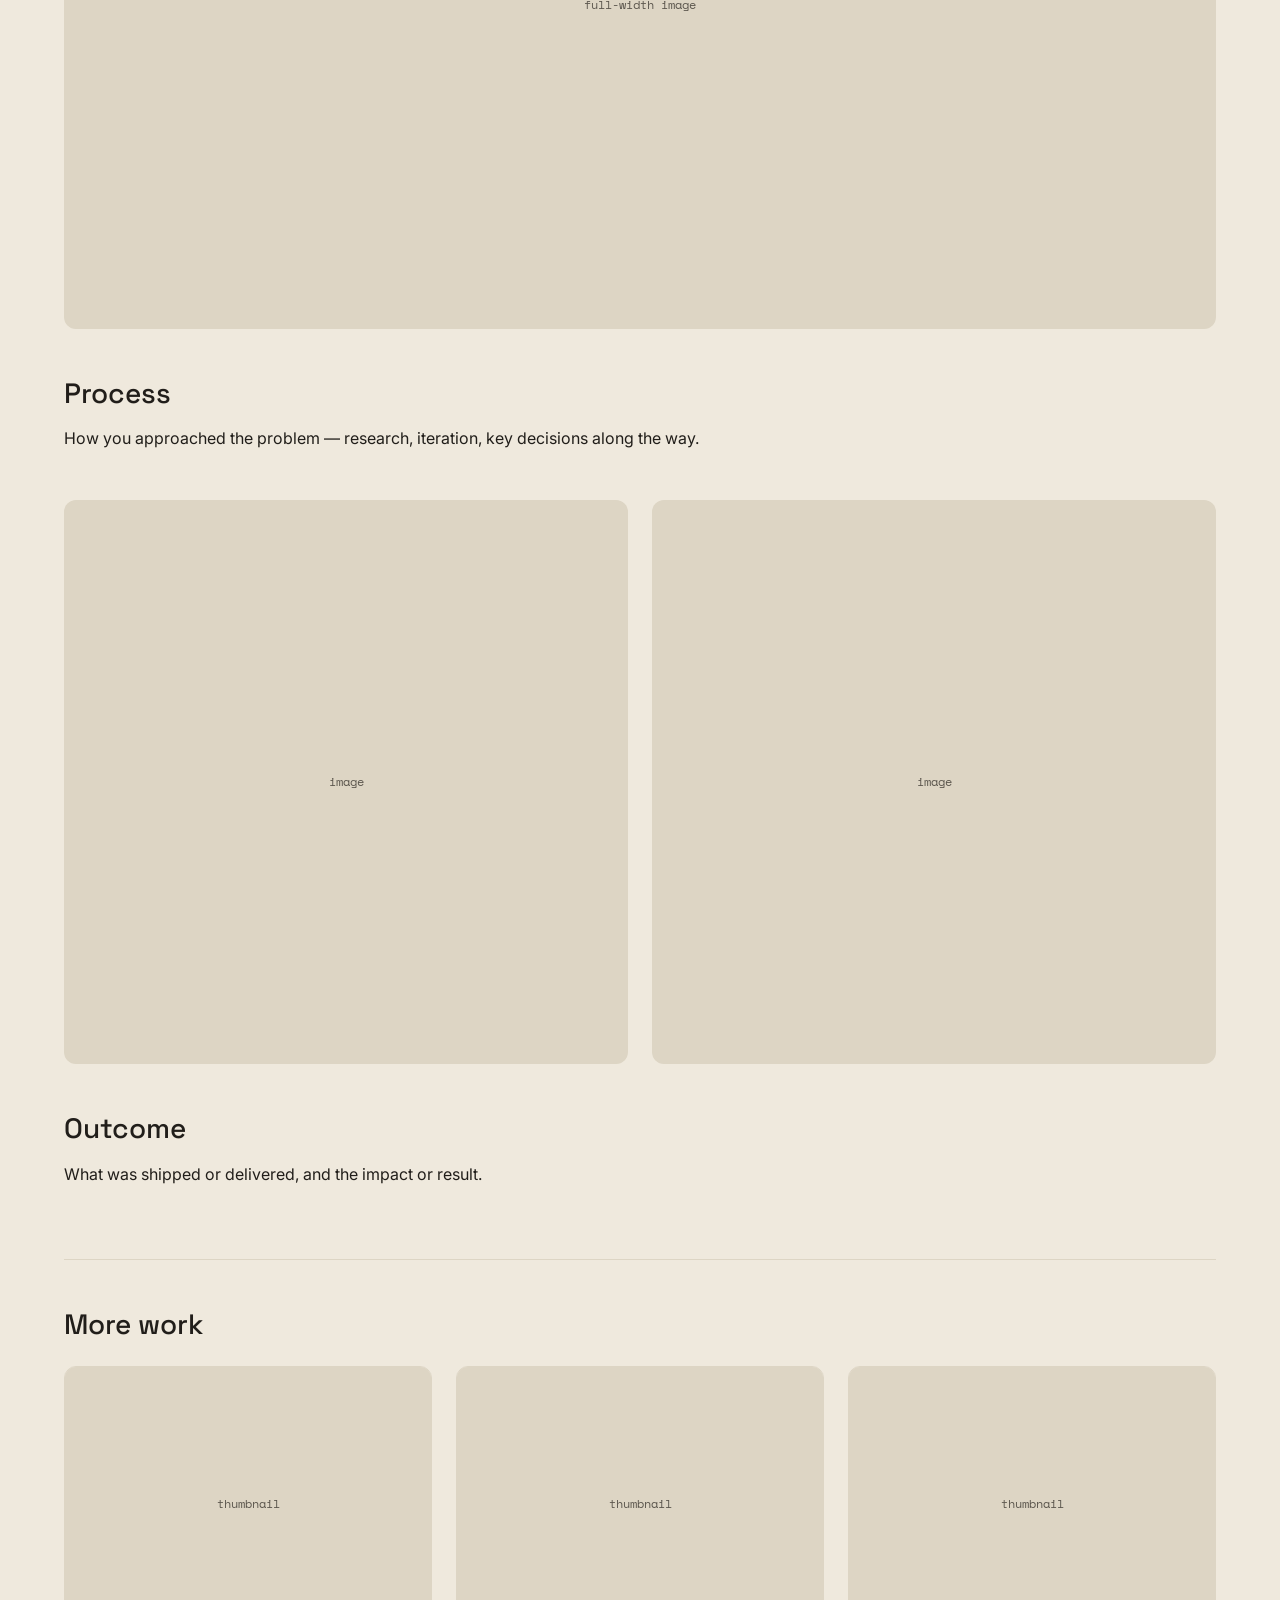
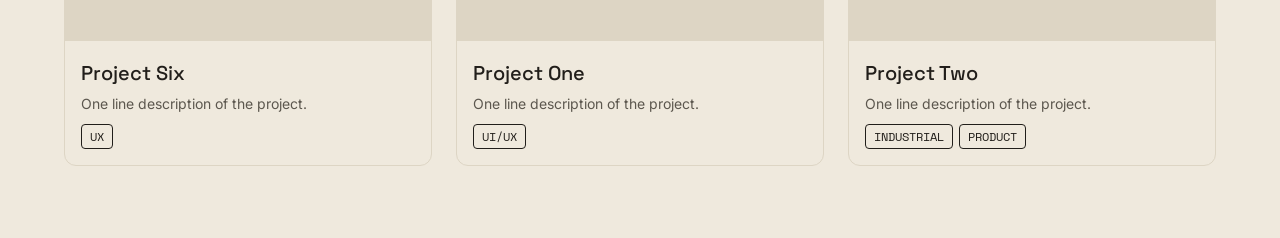
<file: projects/project-05.html>
<!DOCTYPE html>
<html lang="en">
<head>
  <meta charset="UTF-8">
  <meta name="viewport" content="width=device-width, initial-scale=1.0">
  <title>Project Five — Abraar Shaikh</title>
  <link rel="stylesheet" href="../assets/css/variables.css">
  <link rel="stylesheet" href="../assets/css/base.css">
  <link rel="stylesheet" href="../assets/css/layout.css">
  <link rel="stylesheet" href="../assets/css/components.css">
  <link rel="stylesheet" href="../assets/css/project.css">
</head>
<body>

  <nav class="site-nav scrolled" data-static="true">
    <div class="nav-inner">
      <a href="../index.html" class="nav-logo">Abraar Shaikh</a>
      <div class="nav-links">
        <a href="../index.html#work" class="nav-link">work</a>
        <a href="../3d-showcase.html" class="nav-link">3d</a>
        <a href="../index.html#about" class="nav-link">about</a>
        <a href="../index.html#contact" class="nav-link contact">contact</a>
      </div>
    </div>
  </nav>

  <nav class="toc" id="toc" aria-label="Table of contents"></nav>

  <article class="container project-article">

    <header class="case-study-header">
      <h1 class="case-study-title">Project Five</h1>

      <div class="meta-strip">
        <div class="meta-item">
          <p class="meta-label">role</p>
          <p class="meta-value">Product Designer</p>
        </div>
        <div class="meta-item">
          <p class="meta-label">timeline</p>
          <p class="meta-value">10 weeks, 2025</p>
        </div>
        <div class="meta-item">
          <p class="meta-label">tools</p>
          <p class="meta-value">Figma, Blender</p>
        </div>
        <div class="meta-item">
          <p class="meta-label">tags</p>
          <div class="project-tags">
            <span class="tag">PRODUCT</span>
          </div>
        </div>
      </div>

      <div class="cover-image">
        <span>cover image</span>
      </div>
    </header>

    <!--
      SUGGESTED OUTLINE — add, remove, or rename sections per project.
      Keep each .case-study-section to one heading + paragraph(s) for
      the narrow text column; use .img-full or .img-row between
      sections for visual breaks.
    -->
    <div class="case-study-content">

      <section class="case-study-section">
        <h2>Overview</h2>
        <p>A short summary of what this project is, who it was for, and what your role was.</p>
      </section>

      <section class="case-study-section">
        <h2>The Problem</h2>
        <p>What challenge or need prompted this project. What wasn't working before.</p>
      </section>

      <div class="img-full">
        <span>full-width image</span>
      </div>

      <section class="case-study-section">
        <h2>Process</h2>
        <p>How you approached the problem — research, iteration, key decisions along the way.</p>
      </section>

      <div class="img-row">
        <div class="img-half"><span>image</span></div>
        <div class="img-half"><span>image</span></div>
      </div>

      <section class="case-study-section">
        <h2>Outcome</h2>
        <p>What was shipped or delivered, and the impact or result.</p>
      </section>

      <!-- Optional section — delete if not relevant to this project
      <section class="case-study-section">
        <h2>Reflection</h2>
        <p>What you learned, what you'd do differently.</p>
      </section>
      -->

    </div>

    <section class="more-work">
      <h2 class="section-heading">More work</h2>
      <div class="project-grid">

        <a href="project-06.html" class="project-card">
          <div class="project-thumb"><span>thumbnail</span></div>
          <div class="project-body">
            <p class="project-title">Project Six</p>
            <p class="project-desc">One line description of the project.</p>
            <div class="project-tags">
              <span class="tag">UX</span>
            </div>
          </div>
        </a>

        <a href="project-01.html" class="project-card">
          <div class="project-thumb"><span>thumbnail</span></div>
          <div class="project-body">
            <p class="project-title">Project One</p>
            <p class="project-desc">One line description of the project.</p>
            <div class="project-tags">
              <span class="tag">UI/UX</span>
            </div>
          </div>
        </a>

        <a href="project-02.html" class="project-card">
          <div class="project-thumb"><span>thumbnail</span></div>
          <div class="project-body">
            <p class="project-title">Project Two</p>
            <p class="project-desc">One line description of the project.</p>
            <div class="project-tags">
              <span class="tag">INDUSTRIAL</span>
              <span class="tag">PRODUCT</span>
            </div>
          </div>
        </a>

      </div>
    </section>

  </article>

  <script src="../assets/js/main.js"></script>
  <script src="../assets/js/toc.js"></script>
</body>
</html>
</file>
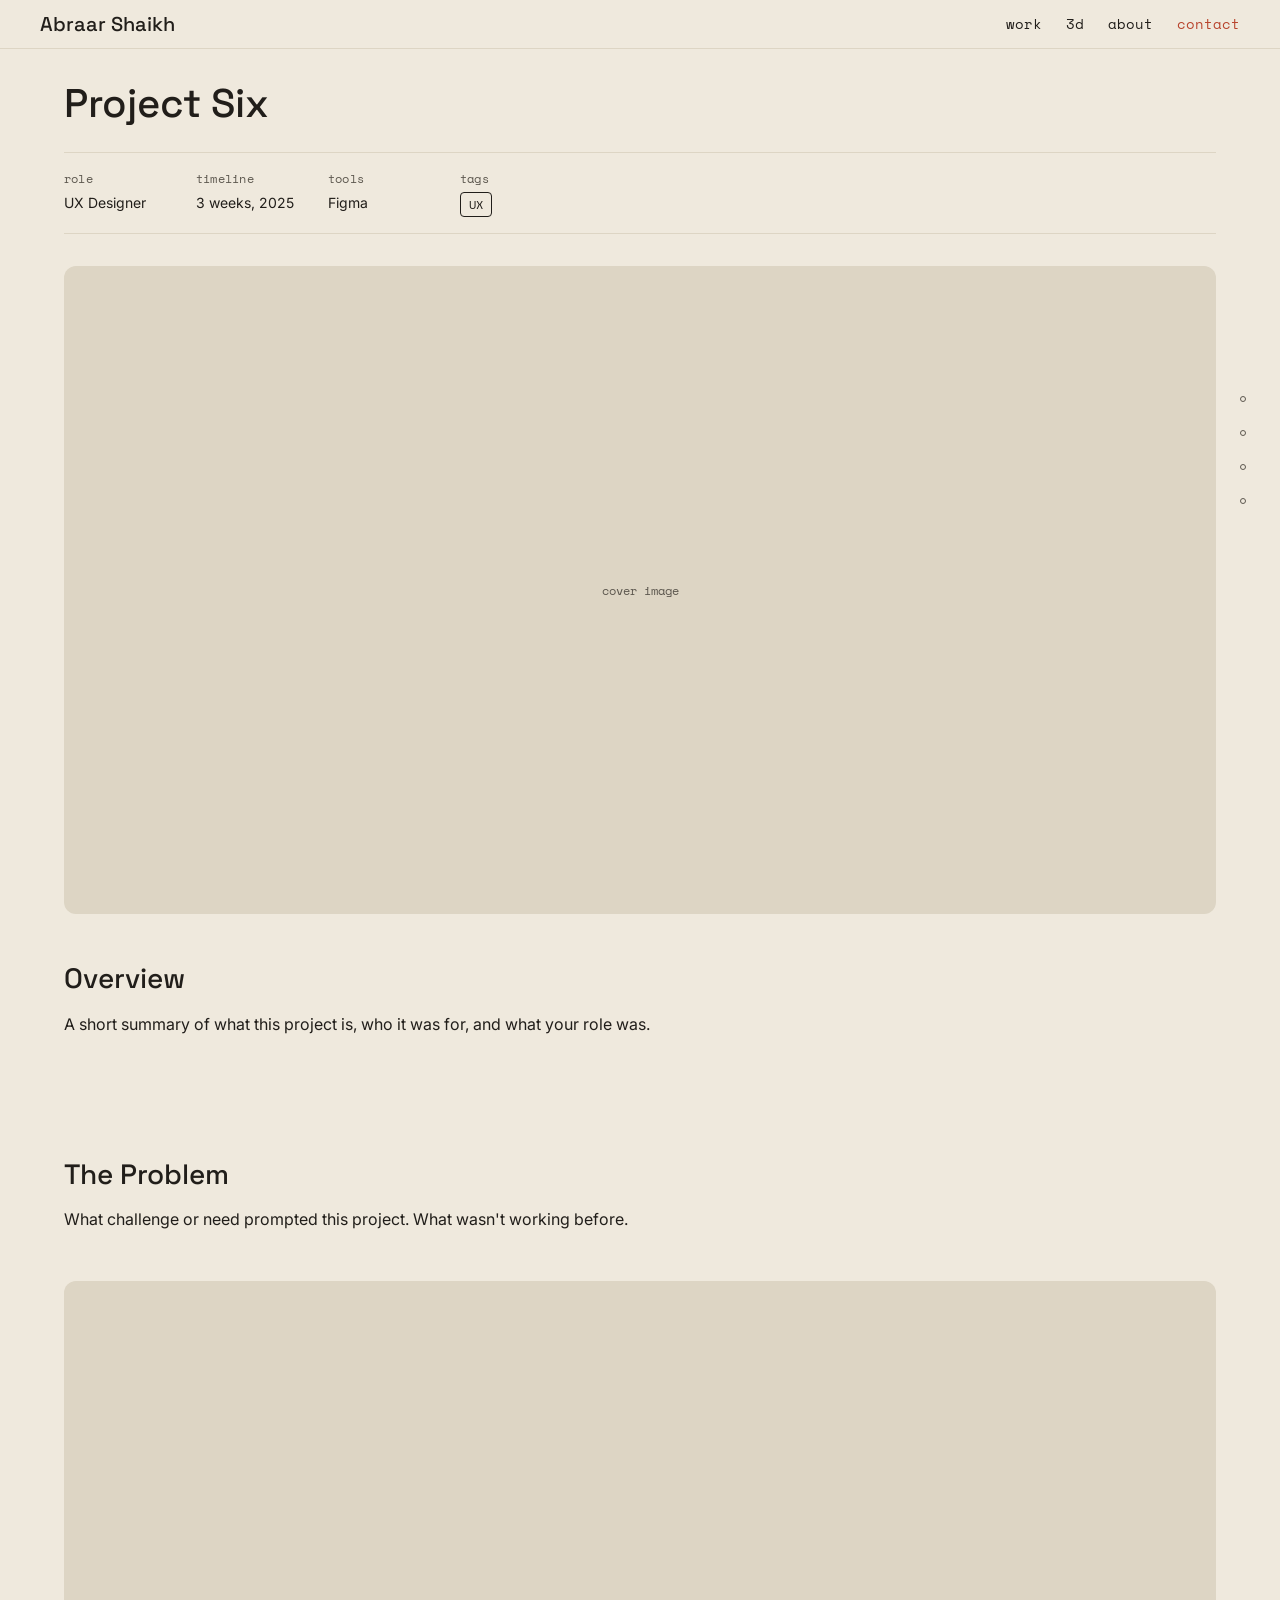
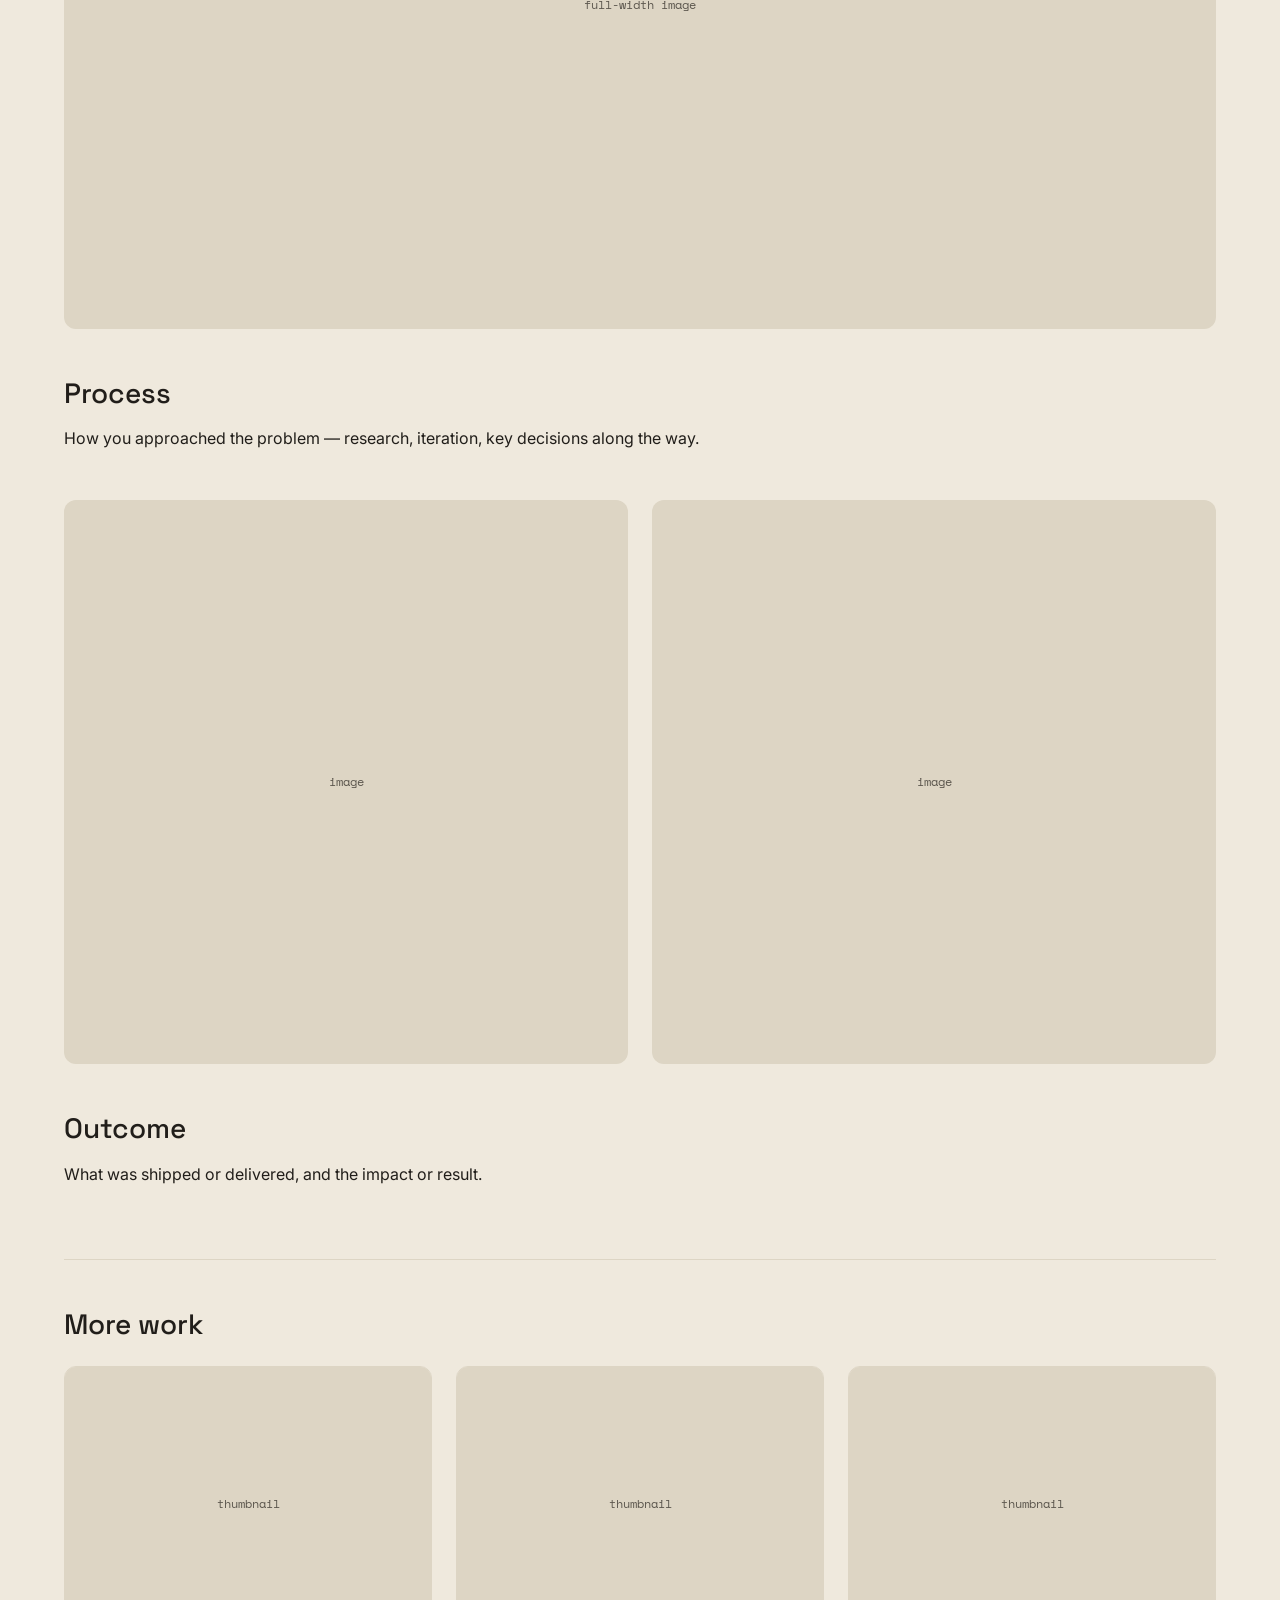
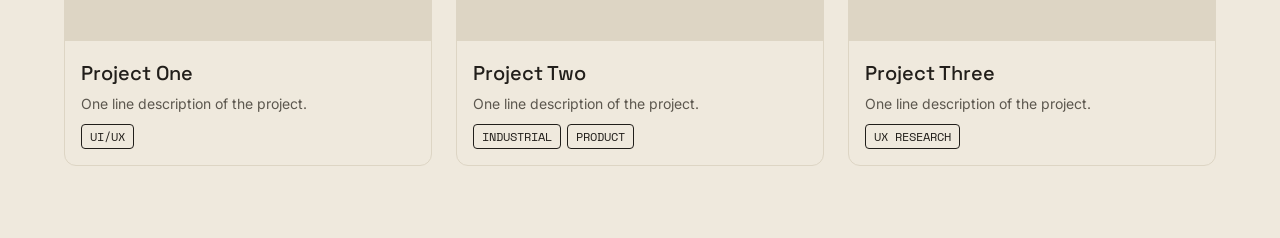
<file: projects/project-06.html>
<!DOCTYPE html>
<html lang="en">
<head>
  <meta charset="UTF-8">
  <meta name="viewport" content="width=device-width, initial-scale=1.0">
  <title>Project Six — Abraar Shaikh</title>
  <link rel="stylesheet" href="../assets/css/variables.css">
  <link rel="stylesheet" href="../assets/css/base.css">
  <link rel="stylesheet" href="../assets/css/layout.css">
  <link rel="stylesheet" href="../assets/css/components.css">
  <link rel="stylesheet" href="../assets/css/project.css">
</head>
<body>

  <nav class="site-nav scrolled" data-static="true">
    <div class="nav-inner">
      <a href="../index.html" class="nav-logo">Abraar Shaikh</a>
      <div class="nav-links">
        <a href="../index.html#work" class="nav-link">work</a>
        <a href="../3d-showcase.html" class="nav-link">3d</a>
        <a href="../index.html#about" class="nav-link">about</a>
        <a href="../index.html#contact" class="nav-link contact">contact</a>
      </div>
    </div>
  </nav>

  <nav class="toc" id="toc" aria-label="Table of contents"></nav>

  <article class="container project-article">

    <header class="case-study-header">
      <h1 class="case-study-title">Project Six</h1>

      <div class="meta-strip">
        <div class="meta-item">
          <p class="meta-label">role</p>
          <p class="meta-value">UX Designer</p>
        </div>
        <div class="meta-item">
          <p class="meta-label">timeline</p>
          <p class="meta-value">3 weeks, 2025</p>
        </div>
        <div class="meta-item">
          <p class="meta-label">tools</p>
          <p class="meta-value">Figma</p>
        </div>
        <div class="meta-item">
          <p class="meta-label">tags</p>
          <div class="project-tags">
            <span class="tag">UX</span>
          </div>
        </div>
      </div>

      <div class="cover-image">
        <span>cover image</span>
      </div>
    </header>

    <!--
      SUGGESTED OUTLINE — add, remove, or rename sections per project.
      Keep each .case-study-section to one heading + paragraph(s) for
      the narrow text column; use .img-full or .img-row between
      sections for visual breaks.
    -->
    <div class="case-study-content">

      <section class="case-study-section">
        <h2>Overview</h2>
        <p>A short summary of what this project is, who it was for, and what your role was.</p>
      </section>

      <section class="case-study-section">
        <h2>The Problem</h2>
        <p>What challenge or need prompted this project. What wasn't working before.</p>
      </section>

      <div class="img-full">
        <span>full-width image</span>
      </div>

      <section class="case-study-section">
        <h2>Process</h2>
        <p>How you approached the problem — research, iteration, key decisions along the way.</p>
      </section>

      <div class="img-row">
        <div class="img-half"><span>image</span></div>
        <div class="img-half"><span>image</span></div>
      </div>

      <section class="case-study-section">
        <h2>Outcome</h2>
        <p>What was shipped or delivered, and the impact or result.</p>
      </section>

      <!-- Optional section — delete if not relevant to this project
      <section class="case-study-section">
        <h2>Reflection</h2>
        <p>What you learned, what you'd do differently.</p>
      </section>
      -->

    </div>

    <section class="more-work">
      <h2 class="section-heading">More work</h2>
      <div class="project-grid">

        <a href="project-01.html" class="project-card">
          <div class="project-thumb"><span>thumbnail</span></div>
          <div class="project-body">
            <p class="project-title">Project One</p>
            <p class="project-desc">One line description of the project.</p>
            <div class="project-tags">
              <span class="tag">UI/UX</span>
            </div>
          </div>
        </a>

        <a href="project-02.html" class="project-card">
          <div class="project-thumb"><span>thumbnail</span></div>
          <div class="project-body">
            <p class="project-title">Project Two</p>
            <p class="project-desc">One line description of the project.</p>
            <div class="project-tags">
              <span class="tag">INDUSTRIAL</span>
              <span class="tag">PRODUCT</span>
            </div>
          </div>
        </a>

        <a href="project-03.html" class="project-card">
          <div class="project-thumb"><span>thumbnail</span></div>
          <div class="project-body">
            <p class="project-title">Project Three</p>
            <p class="project-desc">One line description of the project.</p>
            <div class="project-tags">
              <span class="tag">UX RESEARCH</span>
            </div>
          </div>
        </a>

      </div>
    </section>

  </article>

  <script src="../assets/js/main.js"></script>
  <script src="../assets/js/toc.js"></script>
</body>
</html>
</file>
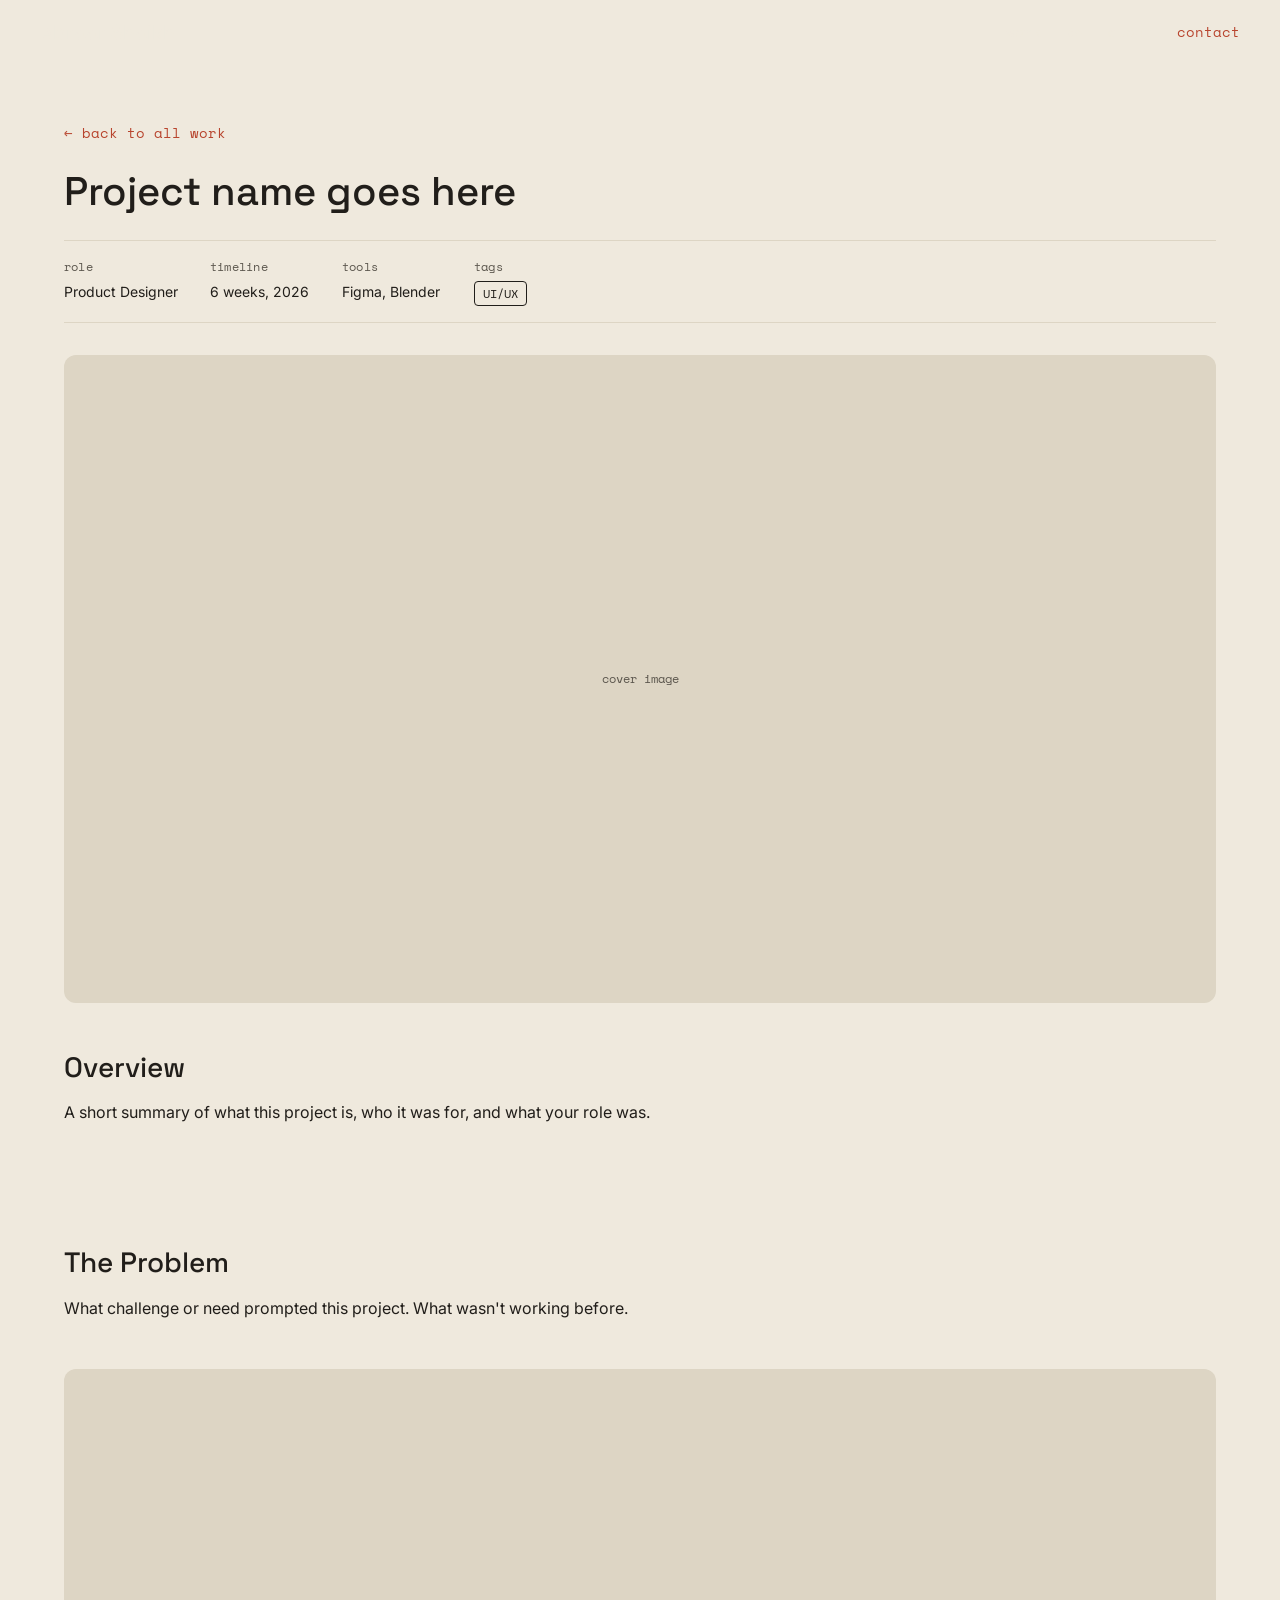
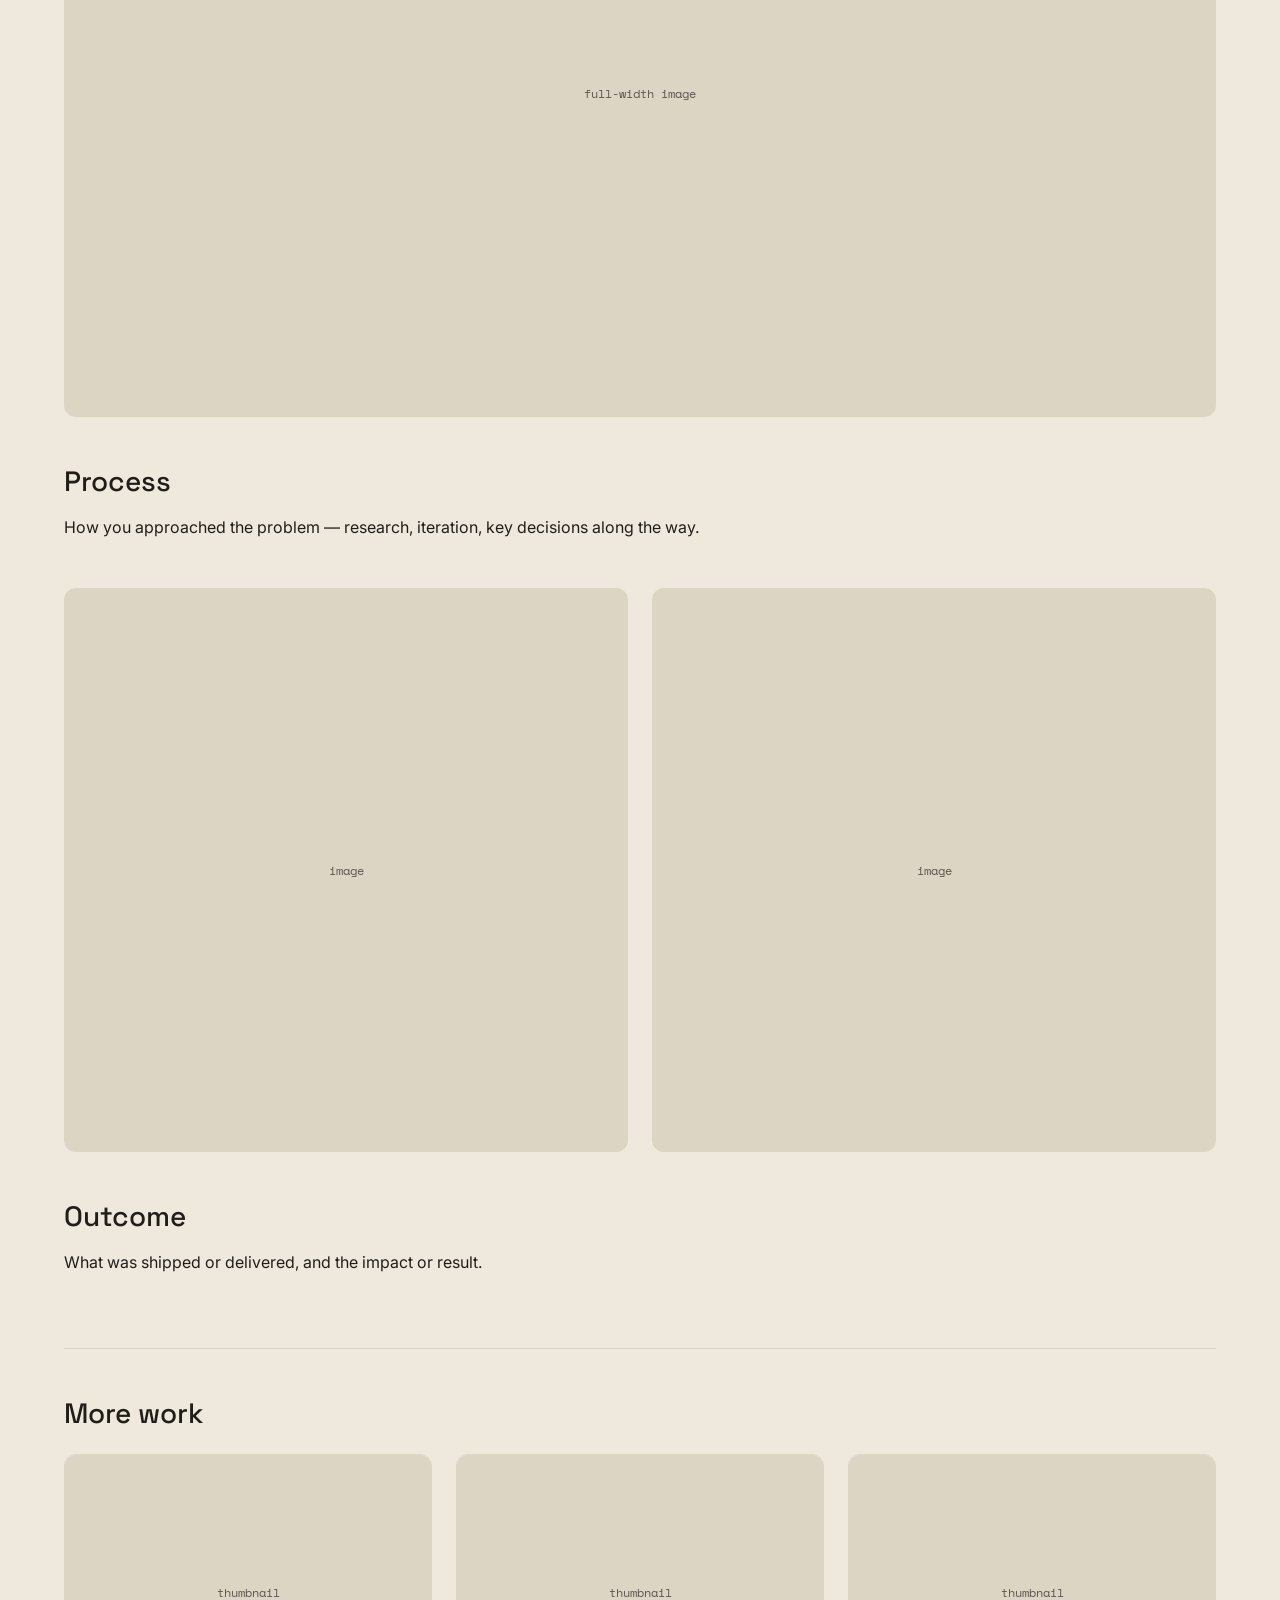
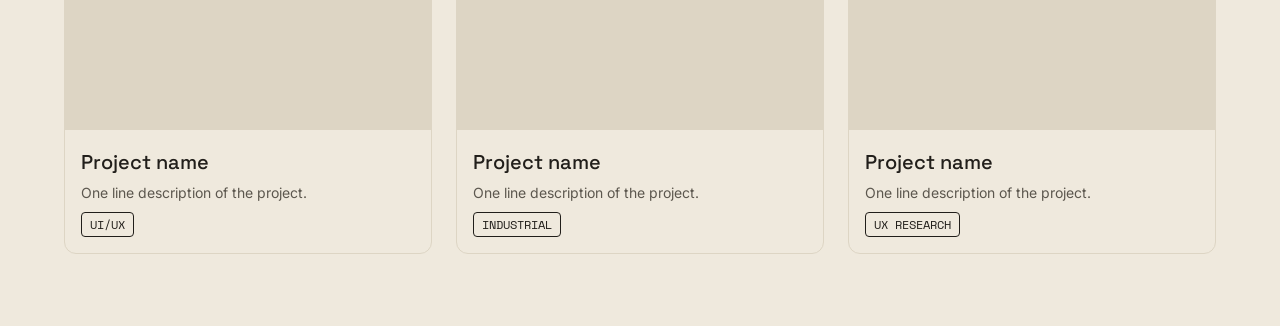
<file: projects/project-template.html>
<!DOCTYPE html>
<html lang="en">
<head>
  <meta charset="UTF-8">
  <meta name="viewport" content="width=device-width, initial-scale=1.0">
  <title>Project Name — Abraar Shaikh</title>
  <link rel="stylesheet" href="../assets/css/variables.css">
  <link rel="stylesheet" href="../assets/css/base.css">
  <link rel="stylesheet" href="../assets/css/layout.css">
  <link rel="stylesheet" href="../assets/css/components.css">
  <link rel="stylesheet" href="../assets/css/project.css">
</head>
<body>

  <nav class="site-nav scrolled">
    <div class="nav-inner">
      <span class="nav-logo">Abraar Shaikh</span>
      <div class="nav-links">
        <a href="../index.html#work" class="nav-link">work</a>
        <a href="../3d-showcase.html" class="nav-link">3d</a>
        <a href="../index.html#about" class="nav-link">about</a>
        <a href="../index.html#contact" class="nav-link contact">contact</a>
      </div>
    </div>
  </nav>

  <article class="container" style="padding-top: calc(var(--space-6) + 3rem);">

    <header class="case-study-header">
      <a href="../index.html#work" class="back-link">&#8592; back to all work</a>
      <h1 class="case-study-title">Project name goes here</h1>

      <div class="meta-strip">
        <div class="meta-item">
          <p class="meta-label">role</p>
          <p class="meta-value">Product Designer</p>
        </div>
        <div class="meta-item">
          <p class="meta-label">timeline</p>
          <p class="meta-value">6 weeks, 2026</p>
        </div>
        <div class="meta-item">
          <p class="meta-label">tools</p>
          <p class="meta-value">Figma, Blender</p>
        </div>
        <div class="meta-item">
          <p class="meta-label">tags</p>
          <div class="project-tags">
            <span class="tag">UI/UX</span>
          </div>
        </div>
      </div>

      <div class="cover-image">
        <span>cover image</span>
      </div>
    </header>

    <!--
      SUGGESTED OUTLINE — add, remove, or rename sections per project.
      Keep each .case-study-section to one heading + paragraph(s) for
      the narrow text column; use .img-full or .img-row between
      sections for visual breaks.
    -->
    <div class="case-study-content">

      <section class="case-study-section">
        <h2>Overview</h2>
        <p>A short summary of what this project is, who it was for, and what your role was.</p>
      </section>

      <section class="case-study-section">
        <h2>The Problem</h2>
        <p>What challenge or need prompted this project. What wasn't working before.</p>
      </section>

      <div class="img-full">
        <span>full-width image</span>
      </div>

      <section class="case-study-section">
        <h2>Process</h2>
        <p>How you approached the problem — research, iteration, key decisions along the way.</p>
      </section>

      <div class="img-row">
        <div class="img-half"><span>image</span></div>
        <div class="img-half"><span>image</span></div>
      </div>

      <section class="case-study-section">
        <h2>Outcome</h2>
        <p>What was shipped or delivered, and the impact or result.</p>
      </section>

      <!-- Optional section — delete if not relevant to this project
      <section class="case-study-section">
        <h2>Reflection</h2>
        <p>What you learned, what you'd do differently.</p>
      </section>
      -->

    </div>

    <section class="more-work">
      <h2 class="section-heading">More work</h2>
      <div class="project-grid">

        <a href="./project-01.html" class="project-card">
          <div class="project-thumb"><span>thumbnail</span></div>
          <div class="project-body">
            <p class="project-title">Project name</p>
            <p class="project-desc">One line description of the project.</p>
            <div class="project-tags">
              <span class="tag">UI/UX</span>
            </div>
          </div>
        </a>

        <a href="./project-02.html" class="project-card">
          <div class="project-thumb"><span>thumbnail</span></div>
          <div class="project-body">
            <p class="project-title">Project name</p>
            <p class="project-desc">One line description of the project.</p>
            <div class="project-tags">
              <span class="tag">INDUSTRIAL</span>
            </div>
          </div>
        </a>

        <a href="./project-03.html" class="project-card">
          <div class="project-thumb"><span>thumbnail</span></div>
          <div class="project-body">
            <p class="project-title">Project name</p>
            <p class="project-desc">One line description of the project.</p>
            <div class="project-tags">
              <span class="tag">UX RESEARCH</span>
            </div>
          </div>
        </a>

      </div>
    </section>

  </article>

  <script src="../assets/js/main.js"></script>
</body>
</html>
</file>
<file: assets/css/variables.css>
/* ==========================================================================
   DESIGN TOKENS
   Single source of truth for color, type, spacing, and radius.
   Change a value here and it cascades across the whole site.
   ========================================================================== */

:root {

  /* --- Color: surfaces --- */
  --color-bg: #EFE9DD;          /* warm paper background, page default */
  --color-bg-dark: #211E1A;     /* inverted sections: footer, code blocks */
  --color-surface-dark: #2A2722; /* elevated card surfaces sitting on --color-bg-dark */
  --color-border: #DDD5C4;      /* hairline borders, dividers on light bg */
  --color-border-dark: #3A362F; /* hairline borders on dark sections */

  /* --- Color: text --- */
  --color-text: #211E1A;         /* primary text on light bg */
  --color-text-muted: #5C574E;   /* secondary/supporting text on light bg */
  --color-text-inverse: #EFE9DD; /* primary text on dark bg */
  --color-text-inverse-muted: #A8A296; /* supporting text on dark bg */

  /* --- Color: accents ---
     Rust is the ONE signature color — links, buttons, active states,
     anything that needs to draw the eye or signal interactivity.
     Moss is decorative ONLY — status dots, dividers, subtle borders.
     Never put small/legible text in moss (readability + colorblind-safety). */
  --color-accent: #B8452E;
  --color-accent-hover: #9C3A26;   /* darker rust for :hover states */
  --color-accent-subtle: #4A5D45;

  /* --- Typography --- */
  --font-display: 'Space Grotesk', sans-serif; /* headings only */
  --font-body: 'Inter', sans-serif;            /* all body copy */
  --font-mono: 'Space Mono', monospace;        /* tags, labels, metadata */

  /* Type scale — used for h1–h6, body text, small print */
  --fs-xs: 0.75rem;    /* 12px  — fine print, timestamps */
  --fs-sm: 0.875rem;   /* 14px  — tags, captions, nav */
  --fs-base: 1rem;     /* 16px  — body text */
  --fs-lg: 1.25rem;    /* 20px  — subheadings, lead paragraphs */
  --fs-xl: 1.75rem;    /* 28px  — h2 / section headings */
  --fs-2xl: 2.5rem;    /* 40px  — h1 on standard pages */
  --fs-3xl: 3.5rem;    /* 56px  — homepage hero */

  --lh-tight: 1.2;   /* headings */
  --lh-normal: 1.6;  /* body copy */

  /* --- Spacing scale (8px base unit) --- */
  --space-1: 0.5rem;   /* 8px */
  --space-2: 1rem;     /* 16px */
  --space-3: 1.5rem;   /* 24px */
  --space-4: 2rem;     /* 32px */
  --space-5: 3rem;     /* 48px */
  --space-6: 4.5rem;   /* 72px */

  /* --- Radius --- */
  --radius-sm: 4px;     /* tags, badges, small buttons */
  --radius-md: 12px;    /* cards, project thumbnails */
  --radius-pill: 999px; /* pill-shaped buttons, avatar frames */

  /* --- Layout --- */
  --max-width: 1200px;      /* standard content container: nav, project grid, case studies */
  --max-width-wide: 1360px; /* hero-scale sections only — wider stage, more visual room */
  --max-width-text: 680px;  /* readable line-length for case study prose */
}
</file>
<file: assets/css/base.css>
/* ==========================================================================
   BASE
   Reset + default styling for raw HTML elements.
   No classes here — this is what every page looks like with zero markup
   decisions. Component-specific styles (cards, nav, buttons) live in
   layout.css and components.css.
   ========================================================================== */

@import url('https://fonts.googleapis.com/css2?family=Space+Grotesk:wght@500;600&family=Inter:wght@400;500&family=Space+Mono:wght@400;700&display=swap');

/* --- Reset --- */
*,
*::before,
*::after {
  box-sizing: border-box;
  margin: 0;
  padding: 0;
}

html {
  scroll-behavior: smooth;
  -webkit-text-size-adjust: 100%;
}

body {
  font-family: var(--font-body);
  font-size: var(--fs-base);
  line-height: var(--lh-normal);
  color: var(--color-text);
  background-color: var(--color-bg);
  -webkit-font-smoothing: antialiased;
  min-height: 100vh;
}

img,
picture,
video,
canvas,
svg {
  display: block;
  max-width: 100%;
  height: auto;
}

/* --- Headings --- */
h1, h2, h3, h4, h5, h6 {
  font-family: var(--font-display);
  font-weight: 500;
  line-height: var(--lh-tight);
  color: var(--color-text);
}

h1 { font-size: var(--fs-3xl); }
h2 { font-size: var(--fs-2xl); }
h3 { font-size: var(--fs-xl); }
h4 { font-size: var(--fs-lg); }

/* --- Body text --- */
p {
  color: var(--color-text);
}

p.muted,
.text-muted {
  color: var(--color-text-muted);
}

/* --- Links ---
   Rust is reserved for interactive elements — this is exactly that. */
a {
  color: var(--color-accent);
  text-decoration: none;
  transition: color 0.15s ease;
}

a:hover,
a:focus-visible {
  color: var(--color-accent-hover);
}

a:focus-visible,
button:focus-visible,
input:focus-visible,
textarea:focus-visible {
  outline: 2px solid var(--color-accent);
  outline-offset: 2px;
}

/* --- Lists --- */
ul, ol {
  list-style: none;
}

/* --- Forms (base reset — contact-form.js / components.css layer styling on top) --- */
input,
textarea,
button {
  font-family: inherit;
  font-size: inherit;
  color: inherit;
}

button {
  cursor: pointer;
  background: none;
  border: none;
}

/* --- Monospace utility ---
   Use for tags, timestamps, nav labels — the "developer" signature detail. */
.mono {
  font-family: var(--font-mono);
  font-size: var(--fs-sm);
  letter-spacing: 0.01em;
}

/* --- Dark section utility ---
   Apply to footer / any inverted block (e.g. <footer class="section-dark">). */
.section-dark {
  background-color: var(--color-bg-dark);
  color: var(--color-text-inverse);
}

.section-dark p,
.section-dark h1,
.section-dark h2,
.section-dark h3 {
  color: var(--color-text-inverse);
}

.section-dark .text-muted {
  color: var(--color-text-inverse-muted);
}

/* --- Layout container ---
   Wrap page sections in this for consistent max-width + gutters. */
.container {
  max-width: var(--max-width);
  margin-inline: auto;
  padding-inline: var(--space-3);
  padding-top: var(--space-6);
  padding-bottom: var(--space-6);
}

@media (max-width: 640px) {
  h1 { font-size: var(--fs-2xl); }
  h2 { font-size: var(--fs-xl); }
  .container { padding-inline: var(--space-2); }
}
</file>
<file: assets/css/layout.css>
/* ==========================================================================
   LAYOUT
   Structural styles: nav, hero, and page-level sections.
   Depends on variables.css and base.css loading first.
   ========================================================================== */

/* --- Site nav ---
   Fixed over the hero, transparent by default. JS (main.js) adds
   .scrolled once the user scrolls past the hero, which flips it to a
   solid background with a border. Color transitions on the same class. */
.site-nav {
  position: fixed;
  top: 0;
  left: 0;
  width: 100%;
  z-index: 100;
  padding: var(--space-2) var(--space-3);
  background-color: transparent;
  border-bottom: 1px solid transparent;
  color: var(--color-text-inverse);
  transition: background-color 0.25s ease, padding 0.25s ease, border-color 0.25s ease, color 0.25s ease;
}

.site-nav.scrolled {
  background-color: var(--color-bg);
  border-bottom-color: var(--color-border);
  color: var(--color-text);
  padding: var(--space-1) var(--space-3);
}

.nav-inner {
  max-width: var(--max-width);
  margin-inline: auto;
  display: flex;
  align-items: center;
  justify-content: space-between;
}

.nav-logo {
  font-family: var(--font-display);
  font-size: var(--fs-lg);
  font-weight: 500;
  color: inherit;
}

.nav-logo:hover {
  color: inherit;
}

.nav-links {
  display: flex;
  align-items: center;
  gap: var(--space-3);
}

.nav-link {
  font-family: var(--font-mono);
  font-size: var(--fs-sm);
  color: inherit;
}

.nav-link.contact {
  color: var(--color-accent);
}

.nav-link.contact:hover {
  color: var(--color-accent-hover);
}

/* --- Hero ---
   Dark inverted section. Top padding is intentionally larger than
   --space-6 alone to clear the fixed transparent nav sitting on top. */
.hero {
  background-color: var(--color-bg-dark);
}

.hero-inner {
  max-width: var(--max-width-wide);
  margin-inline: auto;
  padding: calc(var(--space-6) + 3rem) var(--space-3) var(--space-6);
  display: flex;
  align-items: center;
  gap: var(--space-5);
}

.hero-text {
  flex: 1.1;
}

.hero-eyebrow {
  font-family: var(--font-mono);
  font-size: var(--fs-sm);
  color: var(--color-text-inverse-muted);
  margin-bottom: var(--space-2);
  letter-spacing: 0.01em;
}

.hero-name {
  font-size: var(--fs-3xl);
  color: var(--color-text-inverse);
  margin-bottom: var(--space-2);
}

.hero-statement {
  font-family: var(--font-body);
  font-size: var(--fs-base);
  color: var(--color-text-inverse-muted);
  line-height: var(--lh-normal);
  max-width: 420px;
  margin-bottom: var(--space-3);
}

.hero-cta {
  font-family: var(--font-mono);
  font-size: var(--fs-sm);
  color: var(--color-accent);
  display: inline-flex;
  align-items: center;
  gap: 8px;
}

.hero-cta:hover {
  color: var(--color-accent-hover);
}

.hero-photo {
  flex: 0.9;
  aspect-ratio: 4 / 5;
  background-color: var(--color-border-dark);
  border: 0.5px solid var(--color-border-dark);
  border-radius: var(--radius-md);
  display: flex;
  align-items: center;
  justify-content: center;
  color: var(--color-text-inverse-muted);
  font-family: var(--font-mono);
  font-size: var(--fs-xs);
  overflow: hidden;
}

.hero-photo img {
  width: 100%;
  height: 100%;
  object-fit: cover;
}

/* --- Responsive --- */
@media (max-width: 800px) {
  .hero-inner {
    flex-direction: column;
    align-items: flex-start;
    padding-top: calc(var(--space-5) + 3rem);
  }

  .hero-photo {
    width: 100%;
    aspect-ratio: 3 / 2;
  }

  .nav-links {
    gap: var(--space-2);
  }

  .nav-logo {
    font-size: var(--fs-base);
  }
}
</file>
<file: assets/css/components.css>
/* ==========================================================================
   COMPONENTS
   Reusable UI pieces: project cards, tags, the 3D showcase teaser.
   Depends on variables.css, base.css, layout.css loading first.
   ========================================================================== */

/* --- Section heading --- */
.section-heading {
  font-size: var(--fs-xl);
  margin-bottom: var(--space-3);
}

section + section {
  margin-top: var(--space-6);
}

/* --- Project grid --- */
.project-grid {
  display: grid;
  grid-template-columns: repeat(3, 1fr);
  gap: var(--space-3);
}

.project-card {
  display: block;
  background-color: var(--color-bg);
  border: 0.5px solid var(--color-border);
  border-radius: var(--radius-md);
  overflow: hidden;
  color: inherit;
  transition: border-color 0.15s ease;
}

.project-card:hover,
.project-card:focus-visible {
  border-color: var(--color-accent);
  color: inherit;
}

.project-thumb {
  aspect-ratio: 4 / 3;
  background-color: var(--color-border);
  display: flex;
  align-items: center;
  justify-content: center;
  color: var(--color-text-muted);
  font-family: var(--font-mono);
  font-size: var(--fs-xs);
  overflow: hidden;
}

.project-thumb img {
  width: 100%;
  height: 100%;
  object-fit: cover;
}

.project-body {
  padding: var(--space-2);
}

.project-title {
  font-family: var(--font-display);
  font-size: var(--fs-lg);
  font-weight: 500;
  margin-bottom: 4px;
}

.project-desc {
  font-family: var(--font-body);
  font-size: var(--fs-sm);
  color: var(--color-text-muted);
  margin-bottom: var(--space-1);
}

.project-tags {
  display: flex;
  flex-wrap: wrap;
  gap: 6px;
}

.tag {
  font-family: var(--font-mono);
  font-size: var(--fs-xs);
  border: 1px solid var(--color-text);
  color: var(--color-text);
  padding: 2px 8px;
  border-radius: var(--radius-sm);
}

/* --- 3D showcase teaser ---
   Links out to a dedicated 3D mini-grid page rather than expanding
   inline. Stacked thumbnails hint at multiple pieces without needing
   a carousel or any JS. */
.showcase-teaser {
  display: flex;
  align-items: center;
  justify-content: space-between;
  gap: var(--space-3);
  background-color: var(--color-bg-dark);
  border-radius: var(--radius-md);
  padding: var(--space-3) var(--space-4);
  color: var(--color-text-inverse);
  transition: background-color 0.2s ease;
}

.showcase-teaser:hover,
.showcase-teaser:focus-visible {
  color: var(--color-text-inverse);
  background-color: var(--color-border-dark);
}

.showcase-eyebrow {
  font-family: var(--font-mono);
  font-size: var(--fs-sm);
  color: var(--color-text-inverse-muted);
  margin-bottom: 4px;
}

.showcase-title {
  font-family: var(--font-display);
  font-size: var(--fs-lg);
  font-weight: 500;
  color: var(--color-text-inverse);
  margin-bottom: 4px;
}

.showcase-count {
  font-family: var(--font-body);
  font-size: var(--fs-sm);
  color: var(--color-text-inverse-muted);
}

.showcase-count .arrow {
  display: inline-block;
  transition: transform 0.2s ease;
}

.showcase-teaser:hover .showcase-count .arrow {
  transform: translateX(4px);
}

.showcase-stack {
  display: flex;
  align-items: center;
  flex-shrink: 0;
}

.showcase-thumb {
  width: 64px;
  height: 80px;
  background-color: var(--color-border-dark);
  border: 1px solid #4A473F;
  border-radius: var(--radius-sm);
}

.showcase-thumb:not(:first-child) {
  margin-left: -20px;
}

/* --- Responsive --- */
@media (max-width: 900px) {
  .project-grid {
    grid-template-columns: repeat(2, 1fr);
  }
}

@media (max-width: 640px) {
  .project-grid {
    grid-template-columns: 1fr;
  }

  .showcase-teaser {
    flex-direction: column;
    align-items: flex-start;
  }

  .showcase-stack {
    align-self: flex-end;
  }
}
</file>
<file: assets/css/3d.css>
/* ==========================================================================
   3D SHOWCASE
   Two pages share this file: 3d-showcase.html (dark mini-grid) and
   3d/3d-template.html (minimal individual piece page).
   Depends on variables.css, base.css, layout.css, components.css.
   ========================================================================== */

/* --- Showcase gallery section (3d-showcase.html) ---
   Deliberately its own full-bleed dark section, not a page-wide
   background — anything added below it later (e.g. a lighter content
   section) is just a normal .container, no restructuring needed. */
.showcase-page-header {
  background-color: var(--color-bg-dark);
  padding: calc(var(--space-6) + 3rem) 0 var(--space-6);
}

.showcase-page-eyebrow {
  font-family: var(--font-mono);
  font-size: var(--fs-sm);
  color: var(--color-text-inverse-muted);
  margin-bottom: var(--space-1);
}

.showcase-page-title {
  font-size: var(--fs-2xl);
  color: var(--color-text-inverse);
  margin-bottom: var(--space-4);
}

.showcase-grid {
  display: grid;
  grid-template-columns: repeat(3, 1fr);
  gap: var(--space-3);
}

.showcase-card {
  display: block;
  background-color: var(--color-surface-dark);
  border: 0.5px solid var(--color-border-dark);
  border-radius: var(--radius-md);
  overflow: hidden;
  color: inherit;
  transition: border-color 0.15s ease;
}

.showcase-card:hover,
.showcase-card:focus-visible {
  border-color: var(--color-accent);
  color: inherit;
}

.showcase-card-thumb {
  aspect-ratio: 4 / 3;
  background-color: var(--color-border-dark);
  display: flex;
  align-items: center;
  justify-content: center;
  color: var(--color-text-inverse-muted);
  font-family: var(--font-mono);
  font-size: var(--fs-xs);
  overflow: hidden;
}

.showcase-card-thumb img {
  width: 100%;
  height: 100%;
  object-fit: cover;
}

.showcase-card-body {
  padding: var(--space-2);
}

.showcase-card-title {
  font-family: var(--font-display);
  font-size: var(--fs-base);
  font-weight: 500;
  color: var(--color-text-inverse);
  margin-bottom: 6px;
}

/* Tag variant for dark backgrounds — same outline-tag language as
   .tag, just recolored so it stays visible on dark surfaces. */
.tag-inverse {
  font-family: var(--font-mono);
  font-size: var(--fs-xs);
  border: 1px solid var(--color-text-inverse-muted);
  color: var(--color-text-inverse-muted);
  padding: 2px 8px;
  border-radius: var(--radius-sm);
  display: inline-block;
}

/* --- Individual piece page (3d/3d-template.html) ---
   Minimal on purpose: one embed, a title, a short caption, light
   metadata. No multi-section outline, no TOC. */
.piece-embed {
  aspect-ratio: 16 / 9;
  background-color: var(--color-border);
  border-radius: var(--radius-md);
  display: flex;
  align-items: center;
  justify-content: center;
  color: var(--color-text-muted);
  font-family: var(--font-mono);
  font-size: var(--fs-xs);
  overflow: hidden;
  margin-bottom: var(--space-3);
}

.piece-embed img,
.piece-embed model-viewer {
  width: 100%;
  height: 100%;
  object-fit: cover;
}

.piece-title {
  font-size: var(--fs-xl);
  margin-bottom: var(--space-1);
  max-width: var(--max-width-text);
}

.piece-caption {
  font-family: var(--font-body);
  font-size: var(--fs-base);
  color: var(--color-text-muted);
  max-width: var(--max-width-text);
  margin-bottom: var(--space-2);
}

/* Lighter-weight than .meta-strip on standard project pages —
   a single thin top border instead of a full top+bottom band,
   since this page is meant to feel minimal. */
.piece-meta {
  display: flex;
  flex-wrap: wrap;
  gap: var(--space-4);
  padding-top: var(--space-2);
  border-top: 1px solid var(--color-border);
  margin-bottom: var(--space-3);
  max-width: var(--max-width-text);
}

/* --- Responsive --- */
@media (max-width: 900px) {
  .showcase-grid {
    grid-template-columns: repeat(2, 1fr);
  }
}

@media (max-width: 640px) {
  .showcase-grid {
    grid-template-columns: 1fr;
  }

  .piece-meta {
    gap: var(--space-3);
  }
}
</file>
<file: assets/css/project.css>
/* ==========================================================================
   PROJECT / CASE STUDY PAGE
   Page-specific styles for project-template.html only.
   Text stays narrow (--max-width-text) for readability; images break out
   to the full container width for visual impact — standard case-study
   pattern. Depends on variables.css, base.css, layout.css, components.css.
   ========================================================================== */

/* --- Back link --- */
.back-link {
  font-family: var(--font-mono);
  font-size: var(--fs-sm);
  color: var(--color-accent);
  display: inline-flex;
  align-items: center;
  gap: 6px;
  margin-bottom: var(--space-3);
}

.back-link:hover {
  color: var(--color-accent-hover);
}

/* --- Header: title + meta strip + cover image --- */
.case-study-header {
  margin-bottom: var(--space-5);
}

.case-study-title {
  font-size: var(--fs-2xl);
  margin-bottom: var(--space-3);
  max-width: var(--max-width-text);
}

.meta-strip {
  display: flex;
  flex-wrap: wrap;
  gap: var(--space-4);
  padding: var(--space-2) 0;
  border-top: 1px solid var(--color-border);
  border-bottom: 1px solid var(--color-border);
  margin-bottom: var(--space-4);
}

.meta-item {
  min-width: 100px;
}

.meta-label {
  font-family: var(--font-mono);
  font-size: var(--fs-xs);
  color: var(--color-text-muted);
  margin-bottom: 4px;
  letter-spacing: 0.02em;
}

.meta-value {
  font-family: var(--font-body);
  font-size: var(--fs-sm);
  color: var(--color-text);
}

.meta-item .project-tags {
  margin-top: 2px;
}

.cover-image {
  aspect-ratio: 16 / 9;
  background-color: var(--color-border);
  border-radius: var(--radius-md);
  display: flex;
  align-items: center;
  justify-content: center;
  color: var(--color-text-muted);
  font-family: var(--font-mono);
  font-size: var(--fs-xs);
  overflow: hidden;
}

.cover-image img {
  width: 100%;
  height: 100%;
  object-fit: cover;
}

/* --- Body: narrow text sections --- */
.case-study-content {
  display: flex;
  flex-direction: column;
  gap: var(--space-5);
}

.case-study-section {
  max-width: var(--max-width-text);
}

.case-study-section h2 {
  font-size: var(--fs-xl);
  margin-bottom: var(--space-2);
  /* clears the fixed nav (~40px in its solid .scrolled state) plus
     ~24px of extra breathing room, so a heading scrolled to via the
     TOC lands clearly below the nav rather than tucked underneath it */
  scroll-margin-top: 4rem;
}

.case-study-section p {
  margin-bottom: var(--space-2);
  color: var(--color-text);
}

.case-study-section p:last-child {
  margin-bottom: 0;
}

/* --- Body: image breakouts (full container width, wider than text) --- */
.img-full {
  aspect-ratio: 16 / 9;
  background-color: var(--color-border);
  border-radius: var(--radius-md);
  display: flex;
  align-items: center;
  justify-content: center;
  color: var(--color-text-muted);
  font-family: var(--font-mono);
  font-size: var(--fs-xs);
  overflow: hidden;
}

.img-full img {
  width: 100%;
  height: 100%;
  object-fit: cover;
}

.img-row {
  display: grid;
  grid-template-columns: 1fr 1fr;
  gap: var(--space-3);
}

.img-row .img-half {
  aspect-ratio: 1 / 1;
  background-color: var(--color-border);
  border-radius: var(--radius-md);
  display: flex;
  align-items: center;
  justify-content: center;
  color: var(--color-text-muted);
  font-family: var(--font-mono);
  font-size: var(--fs-xs);
  overflow: hidden;
}

.img-row .img-half img {
  width: 100%;
  height: 100%;
  object-fit: cover;
}

/* --- More work section --- */
.more-work {
  margin-top: var(--space-6);
  padding-top: var(--space-5);
  border-top: 1px solid var(--color-border);
}

/* --- Article top spacing ---
   Project pages use a permanently-solid nav (no transparent hero
   variant), so this only needs to clear the compact .scrolled nav
   height, not the taller transparent-state padding. */
.project-article {
  padding-top: calc(var(--space-5) + 2rem);
}

/* --- Table of contents ---
   Populated by toc.js from the case study's h2 headings. Progressive
   enhancement across three tiers:
     < 1024px  : hidden entirely, no room for it to live well
     1024-1399 : compact dots, label revealed on hover/focus (touch: tap)
     >= 1400px : full text labels, real clearance beside the 1200px
                 container so nothing overlaps full-width images
   Each link's hit target is padded well past its visual dot size so
   it stays easy to hit even when the dot itself is tiny. */
.toc {
  display: none;
  position: fixed;
  top: 50%;
  right: var(--space-3);
  transform: translateY(-50%);
  flex-direction: column;
  gap: var(--space-1);
  z-index: 10;
}

.toc a {
  position: relative;
  display: flex;
  align-items: center;
  justify-content: flex-end;
  gap: 8px;
  padding: 10px;
  text-decoration: none;
}

.toc-dot {
  flex-shrink: 0;
  width: 6px;
  height: 6px;
  border-radius: 50%;
  border: 1.5px solid var(--color-text-muted);
  background-color: transparent;
  transition: all 0.15s ease;
}

.toc a.active .toc-dot {
  width: 10px;
  height: 10px;
  border-color: var(--color-accent);
  background-color: var(--color-accent);
}

.toc-label {
  font-family: var(--font-mono);
  font-size: var(--fs-xs);
  color: var(--color-text-muted);
  letter-spacing: 0.01em;
  white-space: nowrap;
}

.toc a.active .toc-label {
  color: var(--color-accent);
}

/* --- Tier 2: compact dots, 1024-1399px --- */
@media (min-width: 1024px) {
  .toc {
    display: flex;
  }

  .toc-label {
    position: absolute;
    right: calc(100% + 10px);
    top: 50%;
    transform: translateY(-50%);
    background-color: var(--color-text);
    color: var(--color-bg);
    padding: 4px 10px;
    border-radius: var(--radius-sm);
    opacity: 0;
    visibility: hidden;
    transition: opacity 0.15s ease;
    pointer-events: none;
  }

  .toc a.active .toc-label {
    color: var(--color-bg); /* stays legible on the dark tooltip background even when active */
  }

  .toc a:hover .toc-label,
  .toc a:focus-visible .toc-label {
    opacity: 1;
    visibility: visible;
  }
}

/* --- Tier 3: full labels, 1400px+ --- */
@media (min-width: 1400px) {
  .toc-dot {
    display: none;
  }

  .toc-label {
    position: static;
    transform: none;
    background-color: transparent;
    color: var(--color-text-muted);
    padding: 0;
    opacity: 1;
    visibility: visible;
    pointer-events: auto;
  }

  .toc a.active .toc-label {
    color: var(--color-accent);
  }
}

/* --- Responsive --- */
@media (max-width: 640px) {
  .img-row {
    grid-template-columns: 1fr;
  }

  .meta-strip {
    gap: var(--space-3);
  }
}
</file>
